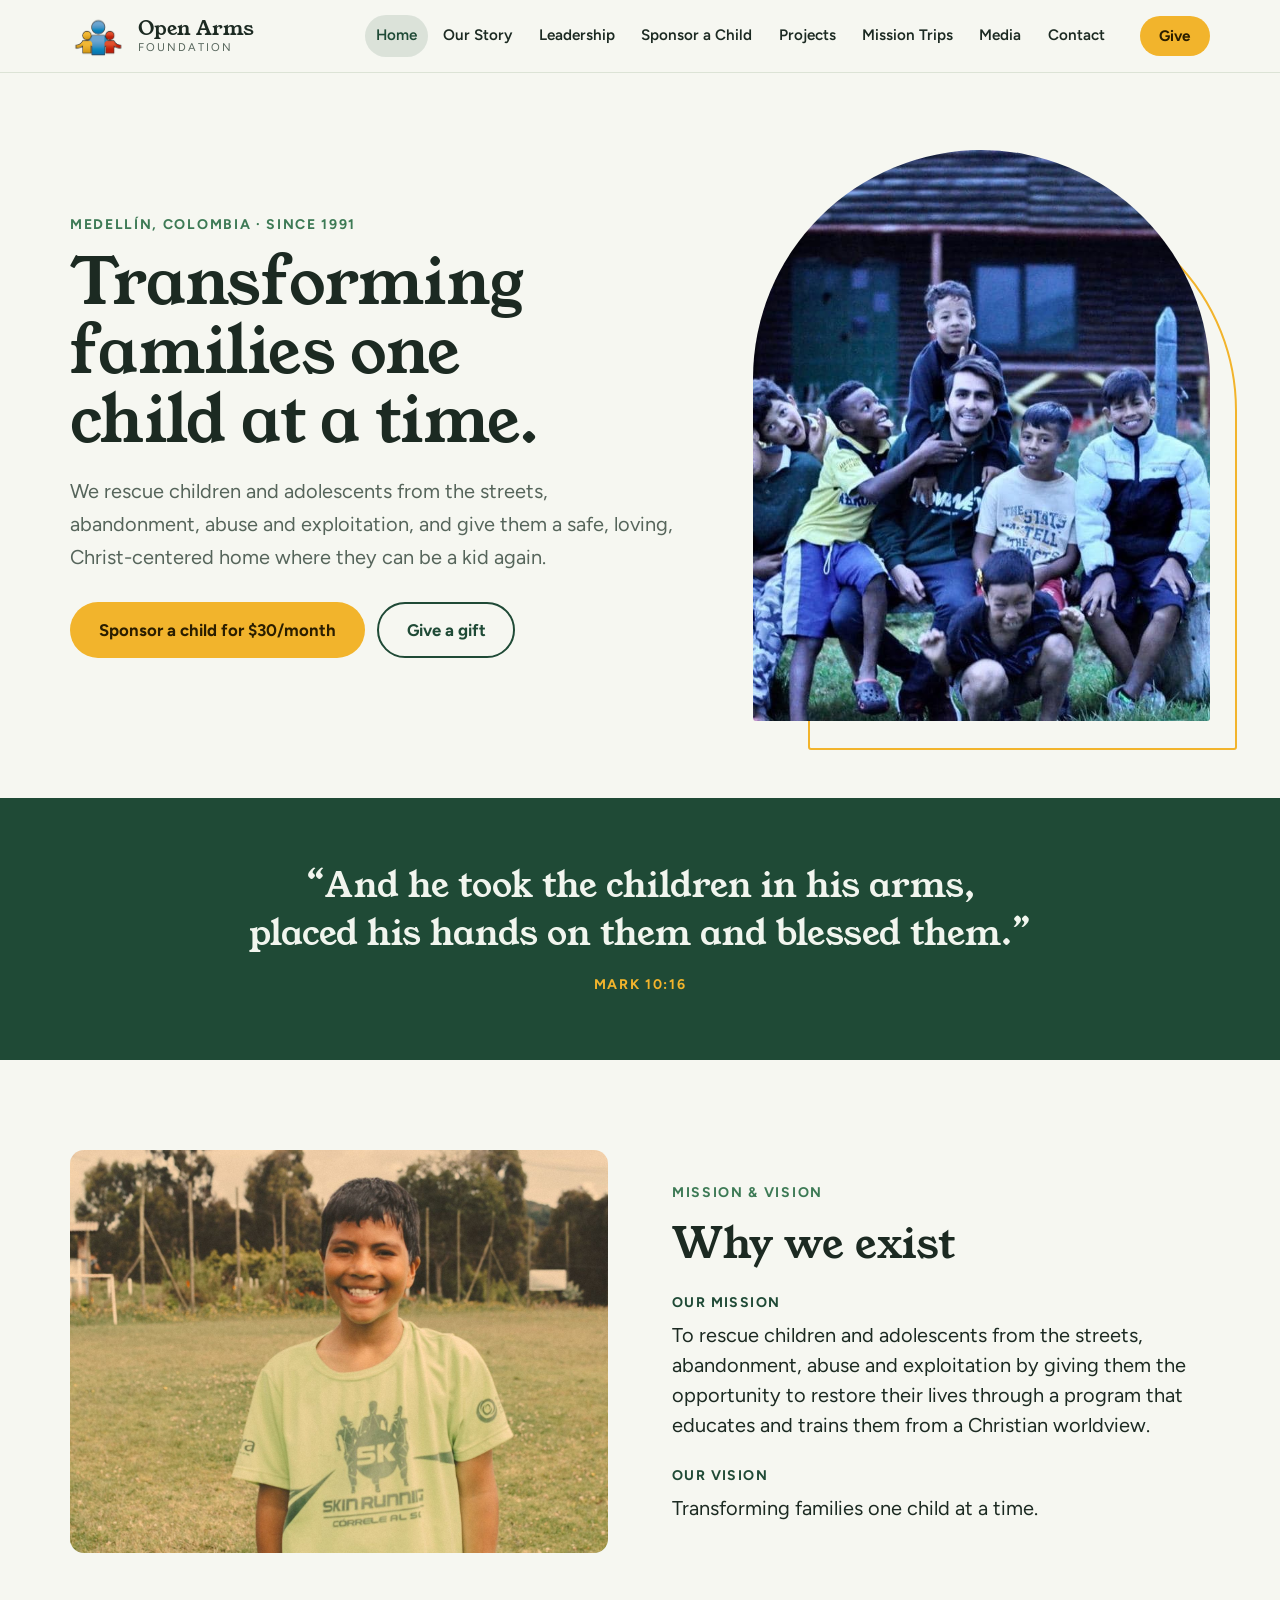
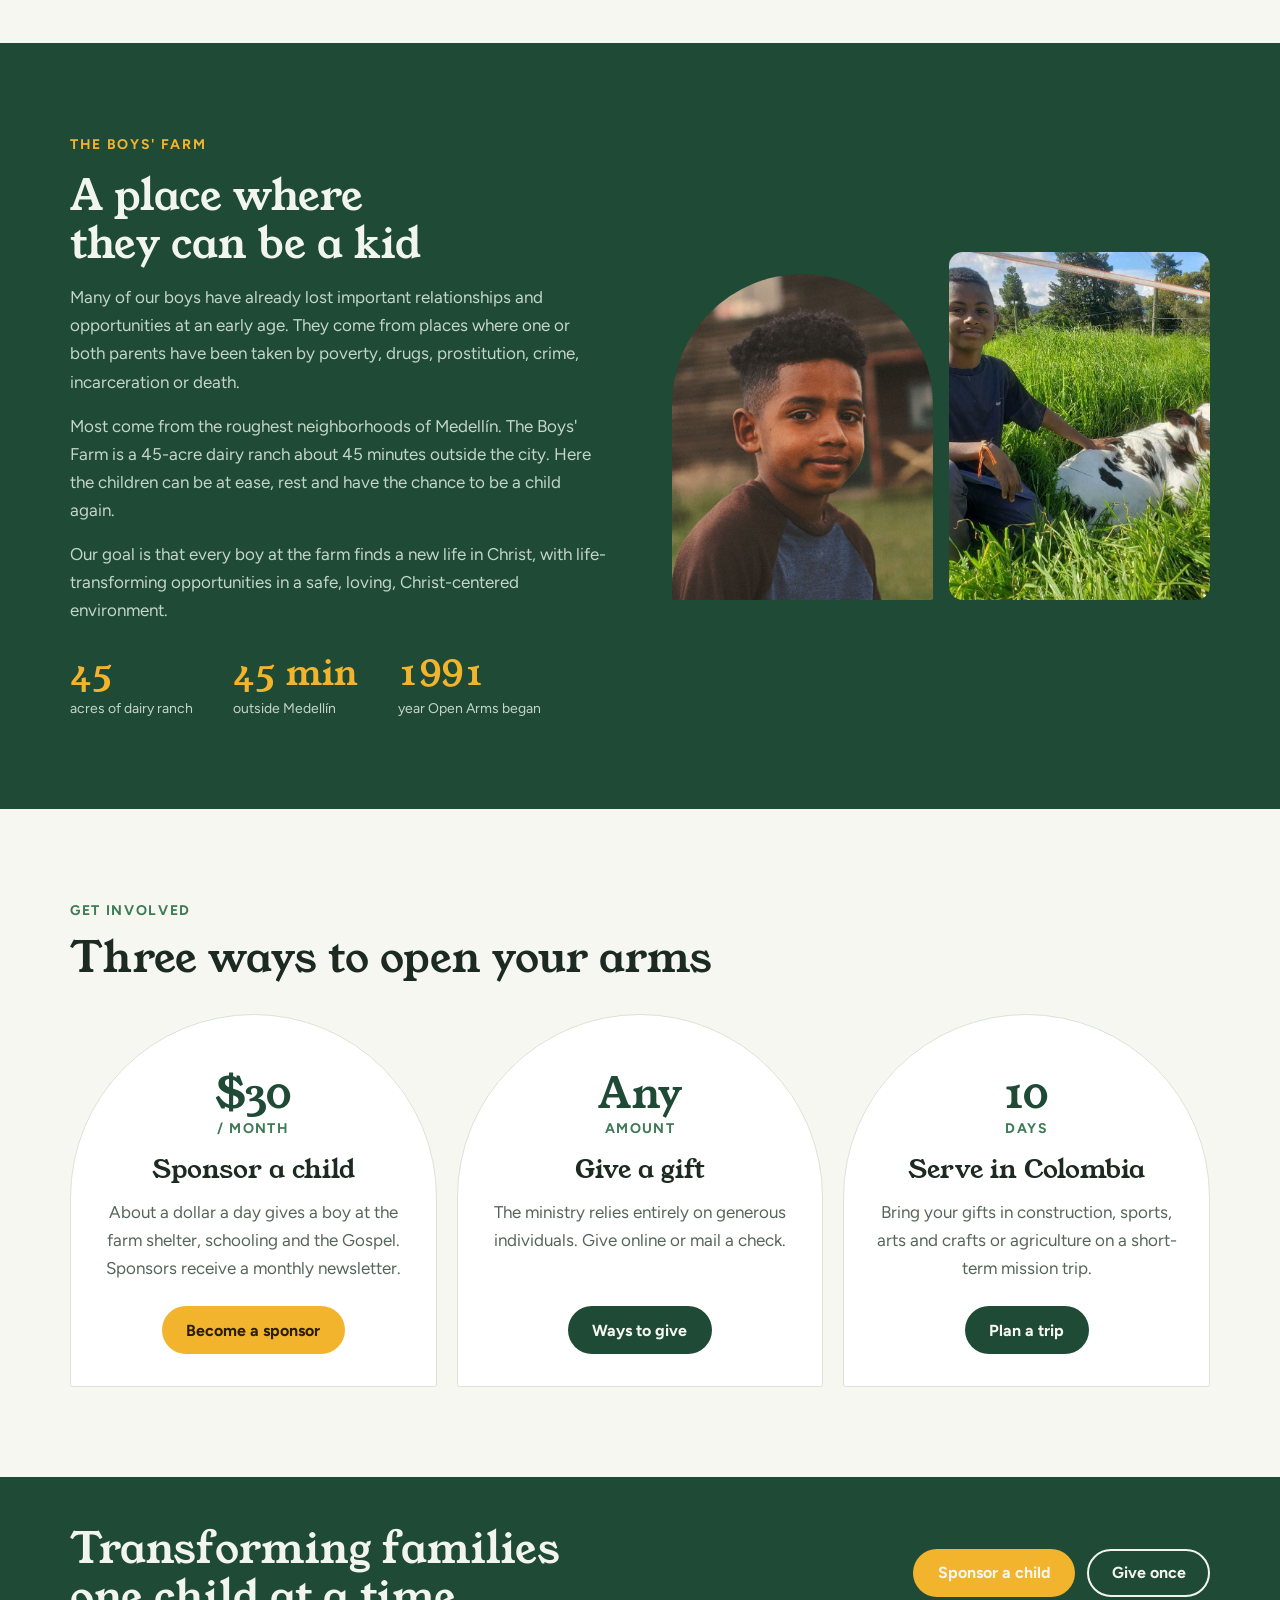
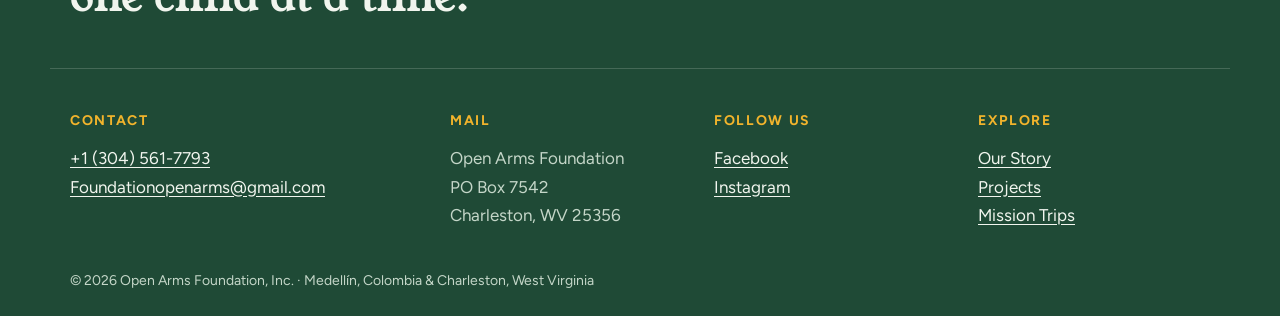
<file: open-arms-foundation/index.html>
<!doctype html>
<html lang="en">
<head>
<meta charset="utf-8">
<meta name="viewport" content="width=device-width, initial-scale=1, viewport-fit=cover">
<title>Open Arms Foundation | Rescuing children in Medellín, Colombia</title>
<meta name="description" content="Open Arms Foundation rescues children and adolescents from the streets of Medellín, Colombia, and gives them a new life at the Boys' Farm.">
<meta property="og:title" content="Open Arms Foundation | Rescuing children in Medellín, Colombia">
<meta property="og:description" content="Open Arms Foundation rescues children and adolescents from the streets of Medellín, Colombia, and gives them a new life at the Boys' Farm.">
<meta property="og:image" content="assets/images/5472091_1280x850.jpg">
<meta name="claude:viewport-fit-sides" content="cover">
<link rel="icon" href="assets/images/5472153_692x496.PNG">
<link rel="preconnect" href="https://fonts.googleapis.com">
<link rel="preconnect" href="https://fonts.gstatic.com" crossorigin>
<link rel="stylesheet" href="https://fonts.googleapis.com/css2?family=Figtree:wght@400;500;600;700&family=Young+Serif&display=swap">
<link rel="stylesheet" href="assets/site.css">
</head>
<body>
<a class="skip" href="#main">Skip to content</a>
<header class="site-header">
  <div class="wrap site-header__in">
    <a class="brand" href="index.html" aria-label="Open Arms Foundation home">
      <img src="assets/images/5472153_692x496.PNG" alt="" width="58" height="42">
      <span>Open Arms<small>Foundation</small></span>
    </a>
    <nav class="nav" id="site-nav" aria-label="Main">
      <ul><li><a href="index.html" aria-current="page">Home</a></li>
<li><a href="our-story.html">Our Story</a></li>
<li><a href="leadership.html">Leadership</a></li>
<li><a href="child-sponsorship.html">Sponsor a Child</a></li>
<li><a href="projects.html">Projects</a></li>
<li><a href="mission-trips.html">Mission Trips</a></li>
<li><a href="media.html">Media</a></li>
<li><a href="contact.html">Contact</a></li></ul>
    </nav>
    <div class="site-header__actions">
      <a class="btn btn--sun btn--sm" href="give.html">Give</a>
      <button class="nav-toggle" id="nav-toggle" type="button" aria-expanded="false" aria-controls="site-nav">
        <span class="sr">Menu</span><span class="bars" aria-hidden="true"></span>
      </button>
    </div>
  </div>
</header>
<main id="main">

<section class="hero">
  <div class="wrap hero__in">
    <div class="hero__text">
      <p class="eyebrow">Medell&iacute;n, Colombia &middot; Since 1991</p>
      <h1 class="display">Transforming families one child at a time.</h1>
      <p class="lede">We rescue children and adolescents from the streets, abandonment, abuse and exploitation, and give them a safe, loving, Christ-centered home where they can be a kid again.</p>
      <div class="btn-row">
        <a class="btn btn--sun btn--lg" href="child-sponsorship.html">Sponsor a child for $30/month</a>
        <a class="btn btn--line btn--lg" href="give.html">Give a gift</a>
      </div>
    </div>
    <div class="hero__media">
      <figure class="photo photo--arch"><div class="photo__frame" data-alt="Boys from the farm gathered outside a wooden cabin"><img src="assets/images/5472091_1280x850.jpg" alt="Boys from the farm gathered outside a wooden cabin" loading="eager" decoding="async"></div></figure>
    </div>
  </div>
</section>

<section class="verse"><div class="wrap">
  <blockquote><p>And he took the children in his arms, placed his hands on them and blessed them.</p><cite>Mark 10:16</cite></blockquote>
</div></section>

<section class="section split" aria-labelledby="mission-h">
  <div class="wrap split__in">
    <figure class="photo photo--soft"><div class="photo__frame" data-alt="A smiling boy on the farm&rsquo;s soccer field"><img src="assets/images/6273699_6016x4000.JPG" alt="A smiling boy on the farm&rsquo;s soccer field" loading="lazy" decoding="async"></div></figure>
    <div class="split__text">
      <p class="eyebrow">Mission &amp; vision</p>
      <h2 id="mission-h" class="h2">Why we exist</h2>
      <dl class="mv">
        <div><dt>Our mission</dt><dd>To rescue children and adolescents from the streets, abandonment, abuse and exploitation by giving them the opportunity to restore their lives through a program that educates and trains them from a Christian worldview.</dd></div>
        <div><dt>Our vision</dt><dd>Transforming families one child at a time.</dd></div>
      </dl>
    </div>
  </div>
</section>

<section class="section band" aria-labelledby="farm-h">
  <div class="wrap split__in split__in--rev">
    <div class="split__text">
      <p class="eyebrow">The Boys' Farm</p>
      <h2 id="farm-h" class="h2">A place where they can be a kid</h2>
      <p>Many of our boys have already lost important relationships and opportunities at an early age. They come from places where one or both parents have been taken by poverty, drugs, prostitution, crime, incarceration or death.</p>
      <p>Most come from the roughest neighborhoods of Medell&iacute;n. The Boys' Farm is a 45-acre dairy ranch about 45 minutes outside the city. Here the children can be at ease, rest and have the chance to be a child again.</p>
      <p>Our goal is that every boy at the farm finds a new life in Christ, with life-transforming opportunities in a safe, loving, Christ-centered environment.</p>
      <ul class="facts">
        <li><strong>45</strong><span>acres of dairy ranch</span></li>
        <li><strong>45 min</strong><span>outside Medell&iacute;n</span></li>
        <li><strong>1991</strong><span>year Open Arms began</span></li>
      </ul>
    </div>
    <div class="stack">
      <figure class="photo photo--arch"><div class="photo__frame" data-alt="Portrait of a boy at the farm"><img src="assets/images/6273721_6016x4000.JPG" alt="Portrait of a boy at the farm" loading="lazy" decoding="async"></div></figure>
      <figure class="photo photo--soft"><div class="photo__frame" data-alt="A boy sitting in tall grass beside a calf"><img src="assets/images/5527315_1280x960.jpg" alt="A boy sitting in tall grass beside a calf" loading="lazy" decoding="async"></div></figure>
    </div>
  </div>
</section>

<section class="section help" aria-labelledby="help-h">
  <div class="wrap">
    <p class="eyebrow">Get involved</p>
    <h2 id="help-h" class="h2">Three ways to open your arms</h2>
    <div class="help__grid">
      <article class="help__item">
        <p class="help__price"><span>$30</span> / month</p>
        <h3>Sponsor a child</h3>
        <p>About a dollar a day gives a boy at the farm shelter, schooling and the Gospel. Sponsors receive a monthly newsletter.</p>
        <a class="btn btn--sun" href="child-sponsorship.html">Become a sponsor</a>
      </article>
      <article class="help__item">
        <p class="help__price"><span>Any</span> amount</p>
        <h3>Give a gift</h3>
        <p>The ministry relies entirely on generous individuals. Give online or mail a check.</p>
        <a class="btn btn--forest" href="give.html">Ways to give</a>
      </article>
      <article class="help__item">
        <p class="help__price"><span>10</span> days</p>
        <h3>Serve in Colombia</h3>
        <p>Bring your gifts in construction, sports, arts and crafts or agriculture on a short-term mission trip.</p>
        <a class="btn btn--forest" href="mission-trips.html">Plan a trip</a>
      </article>
    </div>
  </div>
</section>

</main>
<footer class="site-footer">
  <div class="wrap site-footer__cta">
    <p class="site-footer__line">Transforming families one child at a time.</p>
    <div class="btn-row">
      <a class="btn btn--sun" href="child-sponsorship.html">Sponsor a child</a>
      <a class="btn btn--ghost-light" href="give.html">Give once</a>
    </div>
  </div>
  <div class="wrap site-footer__grid">
    <div>
      <h2 class="eyebrow">Contact</h2>
      <p><a href="tel:+13045617793">+1 (304) 561-7793</a><br>
      <a href="mailto:Foundationopenarms@gmail.com">Foundationopenarms@gmail.com</a></p>
    </div>
    <div>
      <h2 class="eyebrow">Mail</h2>
      <address>Open Arms Foundation<br>PO Box 7542<br>Charleston, WV 25356</address>
    </div>
    <div>
      <h2 class="eyebrow">Follow us</h2>
      <p><a href="https://www.facebook.com/openarmsfoundationincolombia" rel="noopener">Facebook</a><br><a href="https://www.instagram.com/foundationopenarms/" rel="noopener">Instagram</a></p>
    </div>
    <div>
      <h2 class="eyebrow">Explore</h2>
      <p><a href="our-story.html">Our Story</a><br><a href="projects.html">Projects</a><br><a href="mission-trips.html">Mission Trips</a></p>
    </div>
  </div>
  <div class="wrap site-footer__base">
    <p>&copy; <span id="year">2026</span> Open Arms Foundation, Inc. &middot; Medell&iacute;n, Colombia &amp; Charleston, West Virginia</p>
  </div>
</footer>
<script src="assets/site.js"></script>
</body>
</html>
</file>
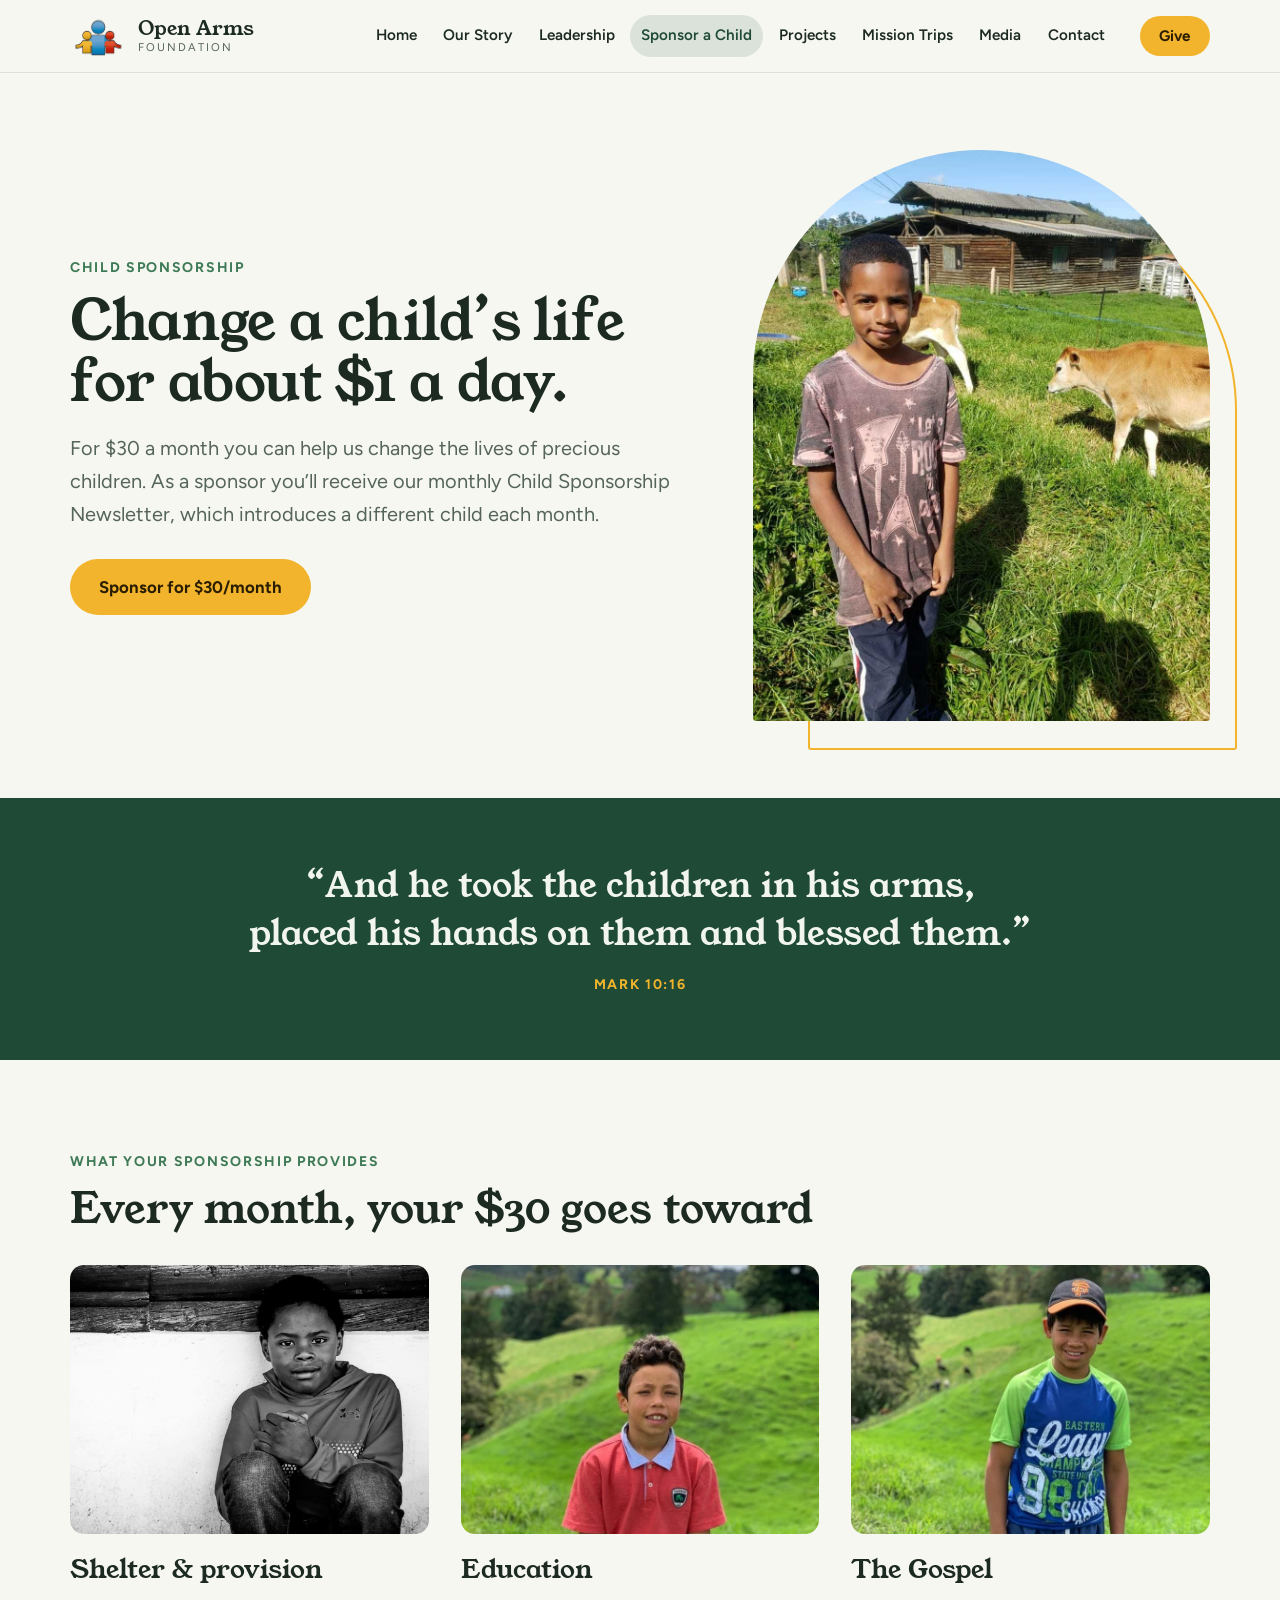
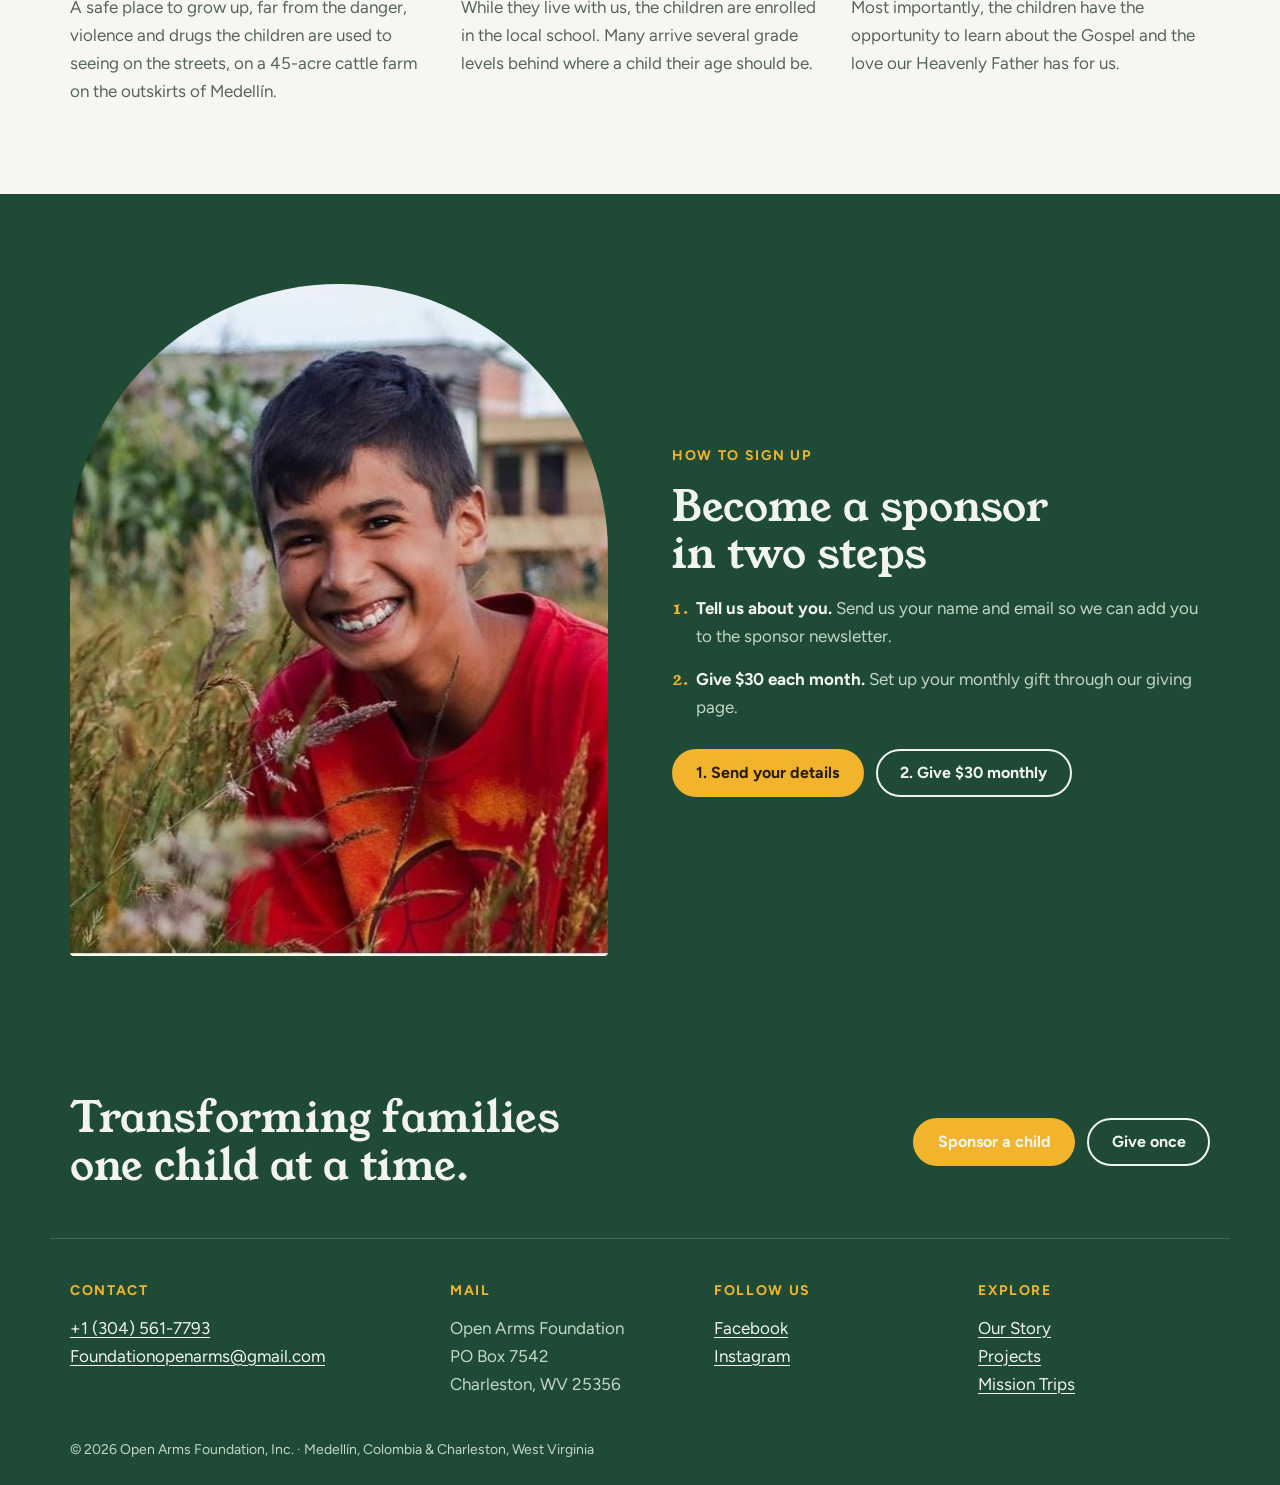
<file: open-arms-foundation/child-sponsorship.html>
<!doctype html>
<html lang="en">
<head>
<meta charset="utf-8">
<meta name="viewport" content="width=device-width, initial-scale=1, viewport-fit=cover">
<title>Sponsor a Child | Open Arms Foundation</title>
<meta name="description" content="For $30 a month, about a dollar a day, sponsor a child at the Open Arms Boys' Farm in Colombia.">
<meta property="og:title" content="Sponsor a Child | Open Arms Foundation">
<meta property="og:description" content="For $30 a month, about a dollar a day, sponsor a child at the Open Arms Boys' Farm in Colombia.">
<meta property="og:image" content="assets/images/5472091_1280x850.jpg">
<meta name="claude:viewport-fit-sides" content="cover">
<link rel="icon" href="assets/images/5472153_692x496.PNG">
<link rel="preconnect" href="https://fonts.googleapis.com">
<link rel="preconnect" href="https://fonts.gstatic.com" crossorigin>
<link rel="stylesheet" href="https://fonts.googleapis.com/css2?family=Figtree:wght@400;500;600;700&family=Young+Serif&display=swap">
<link rel="stylesheet" href="assets/site.css">
</head>
<body>
<a class="skip" href="#main">Skip to content</a>
<header class="site-header">
  <div class="wrap site-header__in">
    <a class="brand" href="index.html" aria-label="Open Arms Foundation home">
      <img src="assets/images/5472153_692x496.PNG" alt="" width="58" height="42">
      <span>Open Arms<small>Foundation</small></span>
    </a>
    <nav class="nav" id="site-nav" aria-label="Main">
      <ul><li><a href="index.html">Home</a></li>
<li><a href="our-story.html">Our Story</a></li>
<li><a href="leadership.html">Leadership</a></li>
<li><a href="child-sponsorship.html" aria-current="page">Sponsor a Child</a></li>
<li><a href="projects.html">Projects</a></li>
<li><a href="mission-trips.html">Mission Trips</a></li>
<li><a href="media.html">Media</a></li>
<li><a href="contact.html">Contact</a></li></ul>
    </nav>
    <div class="site-header__actions">
      <a class="btn btn--sun btn--sm" href="give.html">Give</a>
      <button class="nav-toggle" id="nav-toggle" type="button" aria-expanded="false" aria-controls="site-nav">
        <span class="sr">Menu</span><span class="bars" aria-hidden="true"></span>
      </button>
    </div>
  </div>
</header>
<main id="main">

<section class="hero hero--tight">
  <div class="wrap hero__in">
    <div class="hero__text">
      <p class="eyebrow">Child sponsorship</p>
      <h1 class="display">Change a child&rsquo;s life for about $1 a day.</h1>
      <p class="lede">For $30 a month you can help us change the lives of precious children. As a sponsor you&rsquo;ll receive our monthly Child Sponsorship Newsletter, which introduces a different child each month.</p>
      <div class="btn-row">
        <a class="btn btn--sun btn--lg" href="#sign-up">Sponsor for $30/month</a>
      </div>
    </div>
    <div class="hero__media"><figure class="photo photo--arch"><div class="photo__frame" data-alt="A boy standing in the pasture with cows behind him"><img src="assets/images/5522719_960x1280.jpg" alt="A boy standing in the pasture with cows behind him" loading="eager" decoding="async"></div></figure></div>
  </div>
</section>
<section class="verse"><div class="wrap">
  <blockquote><p>And he took the children in his arms, placed his hands on them and blessed them.</p><cite>Mark 10:16</cite></blockquote>
</div></section>
<section class="section"><div class="wrap">
  <p class="eyebrow">What your sponsorship provides</p>
  <h2 class="h2">Every month, your $30 goes toward</h2>
  <div class="provides">
    <article><figure class="photo photo--soft"><div class="photo__frame" data-alt="Black-and-white portrait of a boy"><img src="assets/images/5522749_1280x853.jpg" alt="Black-and-white portrait of a boy" loading="lazy" decoding="async"></div></figure>
      <h3 class="h3">Shelter &amp; provision</h3>
      <p>A safe place to grow up, far from the danger, violence and drugs the children are used to seeing on the streets, on a 45-acre cattle farm on the outskirts of Medell&iacute;n.</p></article>
    <article><figure class="photo photo--soft"><div class="photo__frame" data-alt="A boy in a red shirt on the green hills of the farm"><img src="assets/images/5522755_768x1024.jpg" alt="A boy in a red shirt on the green hills of the farm" loading="lazy" decoding="async"></div></figure>
      <h3 class="h3">Education</h3>
      <p>While they live with us, the children are enrolled in the local school. Many arrive several grade levels behind where a child their age should be.</p></article>
    <article><figure class="photo photo--soft"><div class="photo__frame" data-alt="A boy in a baseball cap on the farm&rsquo;s hillside"><img src="assets/images/5522775_768x1024.jpg" alt="A boy in a baseball cap on the farm&rsquo;s hillside" loading="lazy" decoding="async"></div></figure>
      <h3 class="h3">The Gospel</h3>
      <p>Most importantly, the children have the opportunity to learn about the Gospel and the love our Heavenly Father has for us.</p></article>
  </div>
</div></section>
<section class="section band" id="sign-up" aria-labelledby="signup-h"><div class="wrap split__in">
  <figure class="photo photo--arch"><div class="photo__frame" data-alt="A boy smiling in a field of tall grass"><img src="assets/images/5630166_720x712.jpg" alt="A boy smiling in a field of tall grass" loading="lazy" decoding="async"></div></figure>
  <div class="split__text">
    <p class="eyebrow">How to sign up</p>
    <h2 id="signup-h" class="h2">Become a sponsor in two steps</h2>
    <ol class="steps">
      <li><strong>Tell us about you.</strong> Send us your name and email so we can add you to the sponsor newsletter.</li>
      <li><strong>Give $30 each month.</strong> Set up your monthly gift through our giving page.</li>
    </ol>
    <div class="btn-row">
      <a class="btn btn--sun" href="contact.html?topic=sponsorship">1. Send your details</a>
      <a class="btn btn--ghost-light" href="give.html">2. Give $30 monthly</a>
    </div>
  </div>
</div></section>

</main>
<footer class="site-footer">
  <div class="wrap site-footer__cta">
    <p class="site-footer__line">Transforming families one child at a time.</p>
    <div class="btn-row">
      <a class="btn btn--sun" href="child-sponsorship.html">Sponsor a child</a>
      <a class="btn btn--ghost-light" href="give.html">Give once</a>
    </div>
  </div>
  <div class="wrap site-footer__grid">
    <div>
      <h2 class="eyebrow">Contact</h2>
      <p><a href="tel:+13045617793">+1 (304) 561-7793</a><br>
      <a href="mailto:Foundationopenarms@gmail.com">Foundationopenarms@gmail.com</a></p>
    </div>
    <div>
      <h2 class="eyebrow">Mail</h2>
      <address>Open Arms Foundation<br>PO Box 7542<br>Charleston, WV 25356</address>
    </div>
    <div>
      <h2 class="eyebrow">Follow us</h2>
      <p><a href="https://www.facebook.com/openarmsfoundationincolombia" rel="noopener">Facebook</a><br><a href="https://www.instagram.com/foundationopenarms/" rel="noopener">Instagram</a></p>
    </div>
    <div>
      <h2 class="eyebrow">Explore</h2>
      <p><a href="our-story.html">Our Story</a><br><a href="projects.html">Projects</a><br><a href="mission-trips.html">Mission Trips</a></p>
    </div>
  </div>
  <div class="wrap site-footer__base">
    <p>&copy; <span id="year">2026</span> Open Arms Foundation, Inc. &middot; Medell&iacute;n, Colombia &amp; Charleston, West Virginia</p>
  </div>
</footer>
<script src="assets/site.js"></script>
</body>
</html>
</file>
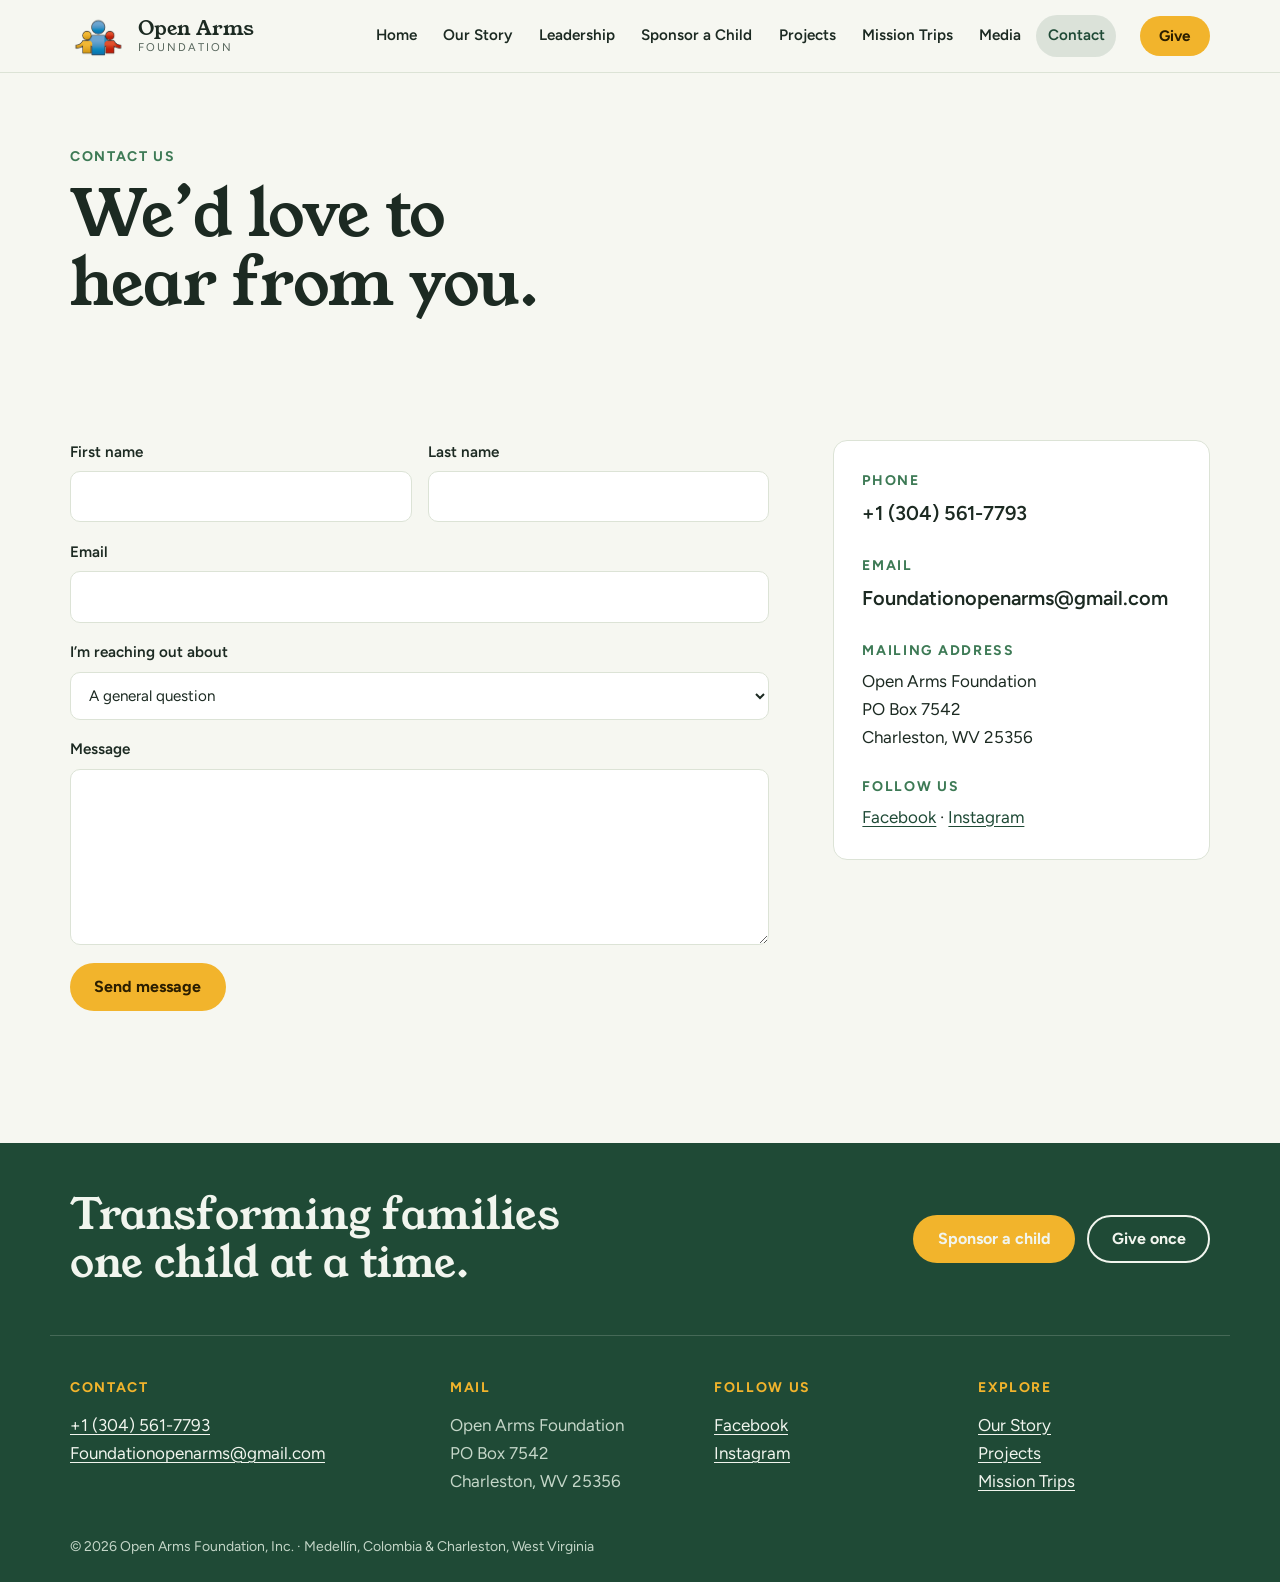
<file: open-arms-foundation/contact.html>
<!doctype html>
<html lang="en">
<head>
<meta charset="utf-8">
<meta name="viewport" content="width=device-width, initial-scale=1, viewport-fit=cover">
<title>Contact | Open Arms Foundation</title>
<meta name="description" content="Get in touch with Open Arms Foundation about sponsorship, giving or a short-term mission trip.">
<meta property="og:title" content="Contact | Open Arms Foundation">
<meta property="og:description" content="Get in touch with Open Arms Foundation about sponsorship, giving or a short-term mission trip.">
<meta property="og:image" content="assets/images/5472091_1280x850.jpg">
<meta name="claude:viewport-fit-sides" content="cover">
<link rel="icon" href="assets/images/5472153_692x496.PNG">
<link rel="preconnect" href="https://fonts.googleapis.com">
<link rel="preconnect" href="https://fonts.gstatic.com" crossorigin>
<link rel="stylesheet" href="https://fonts.googleapis.com/css2?family=Figtree:wght@400;500;600;700&family=Young+Serif&display=swap">
<link rel="stylesheet" href="assets/site.css">
</head>
<body>
<a class="skip" href="#main">Skip to content</a>
<header class="site-header">
  <div class="wrap site-header__in">
    <a class="brand" href="index.html" aria-label="Open Arms Foundation home">
      <img src="assets/images/5472153_692x496.PNG" alt="" width="58" height="42">
      <span>Open Arms<small>Foundation</small></span>
    </a>
    <nav class="nav" id="site-nav" aria-label="Main">
      <ul><li><a href="index.html">Home</a></li>
<li><a href="our-story.html">Our Story</a></li>
<li><a href="leadership.html">Leadership</a></li>
<li><a href="child-sponsorship.html">Sponsor a Child</a></li>
<li><a href="projects.html">Projects</a></li>
<li><a href="mission-trips.html">Mission Trips</a></li>
<li><a href="media.html">Media</a></li>
<li><a href="contact.html" aria-current="page">Contact</a></li></ul>
    </nav>
    <div class="site-header__actions">
      <a class="btn btn--sun btn--sm" href="give.html">Give</a>
      <button class="nav-toggle" id="nav-toggle" type="button" aria-expanded="false" aria-controls="site-nav">
        <span class="sr">Menu</span><span class="bars" aria-hidden="true"></span>
      </button>
    </div>
  </div>
</header>
<main id="main">

<section class="page-head"><div class="wrap">
  <p class="eyebrow">Contact us</p>
  <h1 class="display">We&rsquo;d love to hear from you.</h1>
</div></section>
<section class="section"><div class="wrap contact">
  <form class="form" id="contact-form" novalidate>
    <div class="form__row">
      <label for="f-first">First name<input id="f-first" name="first" autocomplete="given-name" required></label>
      <label for="f-last">Last name<input id="f-last" name="last" autocomplete="family-name" required></label>
    </div>
    <label for="f-email">Email<input id="f-email" name="email" type="email" autocomplete="email" required></label>
    <label for="f-topic">I&rsquo;m reaching out about
      <select id="f-topic" name="topic">
        <option value="general">A general question</option>
        <option value="sponsorship">Sponsoring a child</option>
        <option value="giving">Giving</option>
        <option value="mission-trip">A short-term mission trip</option>
        <option value="projects">Current projects</option>
      </select>
    </label>
    <label for="f-msg">Message<textarea id="f-msg" name="message" rows="6" required></textarea></label>
    <button class="btn btn--sun" type="submit">Send message</button>
    <p class="form__status" id="form-status" role="status"></p>
  </form>
  <aside class="contact__info">
    <div><h2 class="eyebrow">Phone</h2><p class="big">+1 (304) 561-7793</p></div>
    <div><h2 class="eyebrow">Email</h2><p class="big">Foundationopenarms@gmail.com</p></div>
    <div><h2 class="eyebrow">Mailing address</h2><address>Open Arms Foundation<br>PO Box 7542<br>Charleston, WV 25356</address></div>
    <div><h2 class="eyebrow">Follow us</h2><p><a href="https://www.facebook.com/openarmsfoundationincolombia" rel="noopener">Facebook</a> &middot; <a href="https://www.instagram.com/foundationopenarms/" rel="noopener">Instagram</a></p></div>
  </aside>
</div></section>

</main>
<footer class="site-footer">
  <div class="wrap site-footer__cta">
    <p class="site-footer__line">Transforming families one child at a time.</p>
    <div class="btn-row">
      <a class="btn btn--sun" href="child-sponsorship.html">Sponsor a child</a>
      <a class="btn btn--ghost-light" href="give.html">Give once</a>
    </div>
  </div>
  <div class="wrap site-footer__grid">
    <div>
      <h2 class="eyebrow">Contact</h2>
      <p><a href="tel:+13045617793">+1 (304) 561-7793</a><br>
      <a href="mailto:Foundationopenarms@gmail.com">Foundationopenarms@gmail.com</a></p>
    </div>
    <div>
      <h2 class="eyebrow">Mail</h2>
      <address>Open Arms Foundation<br>PO Box 7542<br>Charleston, WV 25356</address>
    </div>
    <div>
      <h2 class="eyebrow">Follow us</h2>
      <p><a href="https://www.facebook.com/openarmsfoundationincolombia" rel="noopener">Facebook</a><br><a href="https://www.instagram.com/foundationopenarms/" rel="noopener">Instagram</a></p>
    </div>
    <div>
      <h2 class="eyebrow">Explore</h2>
      <p><a href="our-story.html">Our Story</a><br><a href="projects.html">Projects</a><br><a href="mission-trips.html">Mission Trips</a></p>
    </div>
  </div>
  <div class="wrap site-footer__base">
    <p>&copy; <span id="year">2026</span> Open Arms Foundation, Inc. &middot; Medell&iacute;n, Colombia &amp; Charleston, West Virginia</p>
  </div>
</footer>
<script src="assets/site.js"></script>
</body>
</html>
</file>
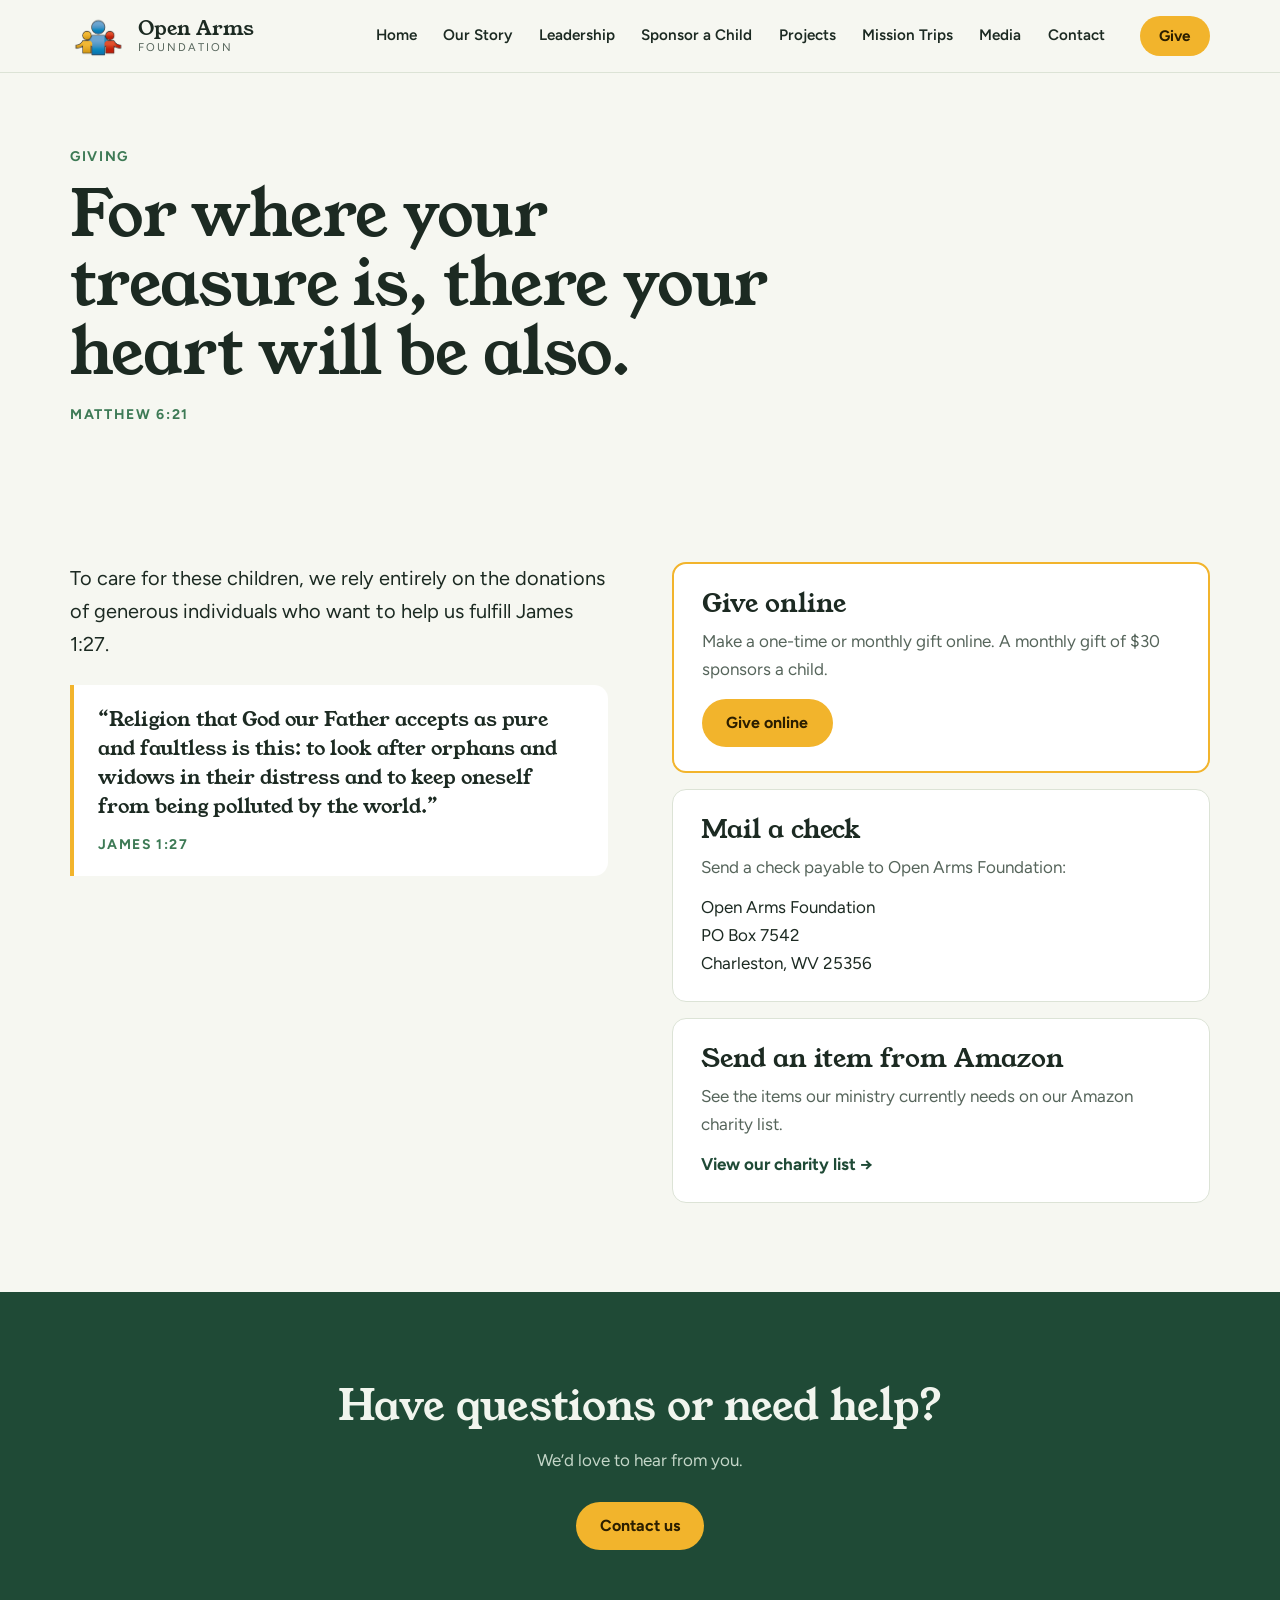
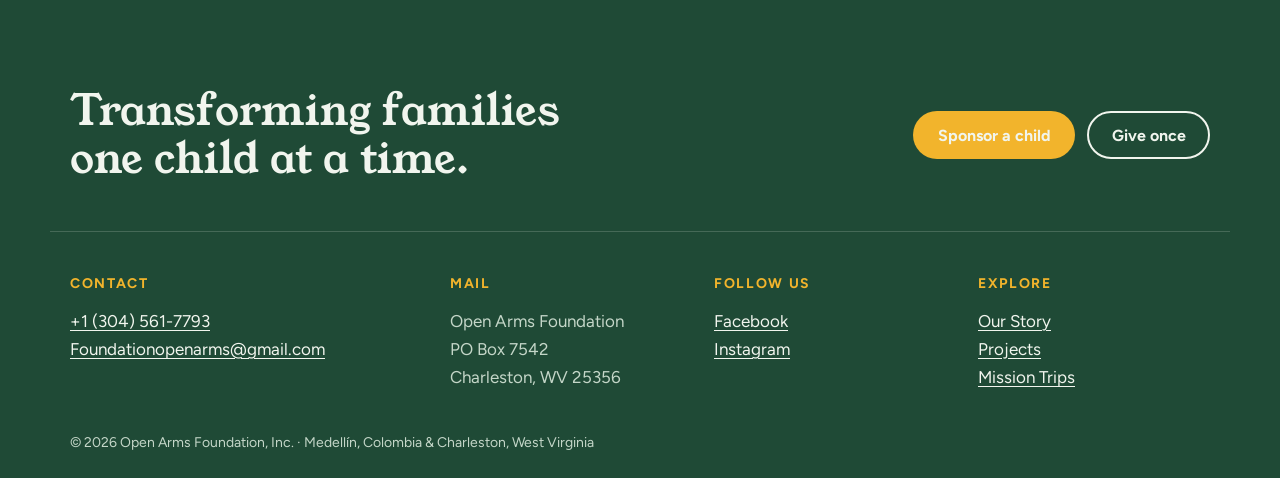
<file: open-arms-foundation/give.html>
<!doctype html>
<html lang="en">
<head>
<meta charset="utf-8">
<meta name="viewport" content="width=device-width, initial-scale=1, viewport-fit=cover">
<title>Give | Open Arms Foundation</title>
<meta name="description" content="Ways to give to Open Arms Foundation: online, by mail or through our Amazon charity list.">
<meta property="og:title" content="Give | Open Arms Foundation">
<meta property="og:description" content="Ways to give to Open Arms Foundation: online, by mail or through our Amazon charity list.">
<meta property="og:image" content="assets/images/5472091_1280x850.jpg">
<meta name="claude:viewport-fit-sides" content="cover">
<link rel="icon" href="assets/images/5472153_692x496.PNG">
<link rel="preconnect" href="https://fonts.googleapis.com">
<link rel="preconnect" href="https://fonts.gstatic.com" crossorigin>
<link rel="stylesheet" href="https://fonts.googleapis.com/css2?family=Figtree:wght@400;500;600;700&family=Young+Serif&display=swap">
<link rel="stylesheet" href="assets/site.css">
</head>
<body>
<a class="skip" href="#main">Skip to content</a>
<header class="site-header">
  <div class="wrap site-header__in">
    <a class="brand" href="index.html" aria-label="Open Arms Foundation home">
      <img src="assets/images/5472153_692x496.PNG" alt="" width="58" height="42">
      <span>Open Arms<small>Foundation</small></span>
    </a>
    <nav class="nav" id="site-nav" aria-label="Main">
      <ul><li><a href="index.html">Home</a></li>
<li><a href="our-story.html">Our Story</a></li>
<li><a href="leadership.html">Leadership</a></li>
<li><a href="child-sponsorship.html">Sponsor a Child</a></li>
<li><a href="projects.html">Projects</a></li>
<li><a href="mission-trips.html">Mission Trips</a></li>
<li><a href="media.html">Media</a></li>
<li><a href="contact.html">Contact</a></li></ul>
    </nav>
    <div class="site-header__actions">
      <a class="btn btn--sun btn--sm" href="give.html">Give</a>
      <button class="nav-toggle" id="nav-toggle" type="button" aria-expanded="false" aria-controls="site-nav">
        <span class="sr">Menu</span><span class="bars" aria-hidden="true"></span>
      </button>
    </div>
  </div>
</header>
<main id="main">

<section class="page-head"><div class="wrap">
  <p class="eyebrow">Giving</p>
  <h1 class="display">For where your treasure is, there your heart will be also.</h1>
  <p class="cite-line">Matthew 6:21</p>
</div></section>
<section class="section"><div class="wrap give">
  <div class="prose">
    <p class="lede">To care for these children, we rely entirely on the donations of generous individuals who want to help us fulfill James 1:27.</p>
    <blockquote class="inline-verse"><p>&ldquo;Religion that God our Father accepts as pure and faultless is this: to look after orphans and widows in their distress and to keep oneself from being polluted by the world.&rdquo;</p><cite>James 1:27</cite></blockquote>
  </div>
  <div class="give__ways">
    <article class="way way--primary">
      <h2 class="h3">Give online</h2>
      <p>Make a one-time or monthly gift online. A monthly gift of $30 sponsors a child.</p>
      <!-- TODO: replace with the foundation's own giving link (e.g. its SnapPages/Stripe/PayPal giving form) -->
      <a class="btn btn--sun" href="https://www.openarmsfoundation.com/give" rel="noopener">Give online</a>
    </article>
    <article class="way">
      <h2 class="h3">Mail a check</h2>
      <p>Send a check payable to Open Arms Foundation:</p>
      <address>Open Arms Foundation<br>PO Box 7542<br>Charleston, WV 25356</address>
    </article>
    <article class="way">
      <h2 class="h3">Send an item from Amazon</h2>
      <p>See the items our ministry currently needs on our Amazon charity list.</p>
      <a class="link-arrow" href="https://www.amazon.com/hz/charitylist/ls/1DG2JDAIJCFE" rel="noopener">View our charity list</a>
    </article>
  </div>
</div></section>
<section class="section band"><div class="wrap center-block">
  <h2 class="h2">Have questions or need help?</h2>
  <p>We&rsquo;d love to hear from you.</p>
  <div class="btn-row btn-row--center"><a class="btn btn--sun" href="contact.html?topic=giving">Contact us</a></div>
</div></section>

</main>
<footer class="site-footer">
  <div class="wrap site-footer__cta">
    <p class="site-footer__line">Transforming families one child at a time.</p>
    <div class="btn-row">
      <a class="btn btn--sun" href="child-sponsorship.html">Sponsor a child</a>
      <a class="btn btn--ghost-light" href="give.html">Give once</a>
    </div>
  </div>
  <div class="wrap site-footer__grid">
    <div>
      <h2 class="eyebrow">Contact</h2>
      <p><a href="tel:+13045617793">+1 (304) 561-7793</a><br>
      <a href="mailto:Foundationopenarms@gmail.com">Foundationopenarms@gmail.com</a></p>
    </div>
    <div>
      <h2 class="eyebrow">Mail</h2>
      <address>Open Arms Foundation<br>PO Box 7542<br>Charleston, WV 25356</address>
    </div>
    <div>
      <h2 class="eyebrow">Follow us</h2>
      <p><a href="https://www.facebook.com/openarmsfoundationincolombia" rel="noopener">Facebook</a><br><a href="https://www.instagram.com/foundationopenarms/" rel="noopener">Instagram</a></p>
    </div>
    <div>
      <h2 class="eyebrow">Explore</h2>
      <p><a href="our-story.html">Our Story</a><br><a href="projects.html">Projects</a><br><a href="mission-trips.html">Mission Trips</a></p>
    </div>
  </div>
  <div class="wrap site-footer__base">
    <p>&copy; <span id="year">2026</span> Open Arms Foundation, Inc. &middot; Medell&iacute;n, Colombia &amp; Charleston, West Virginia</p>
  </div>
</footer>
<script src="assets/site.js"></script>
</body>
</html>
</file>
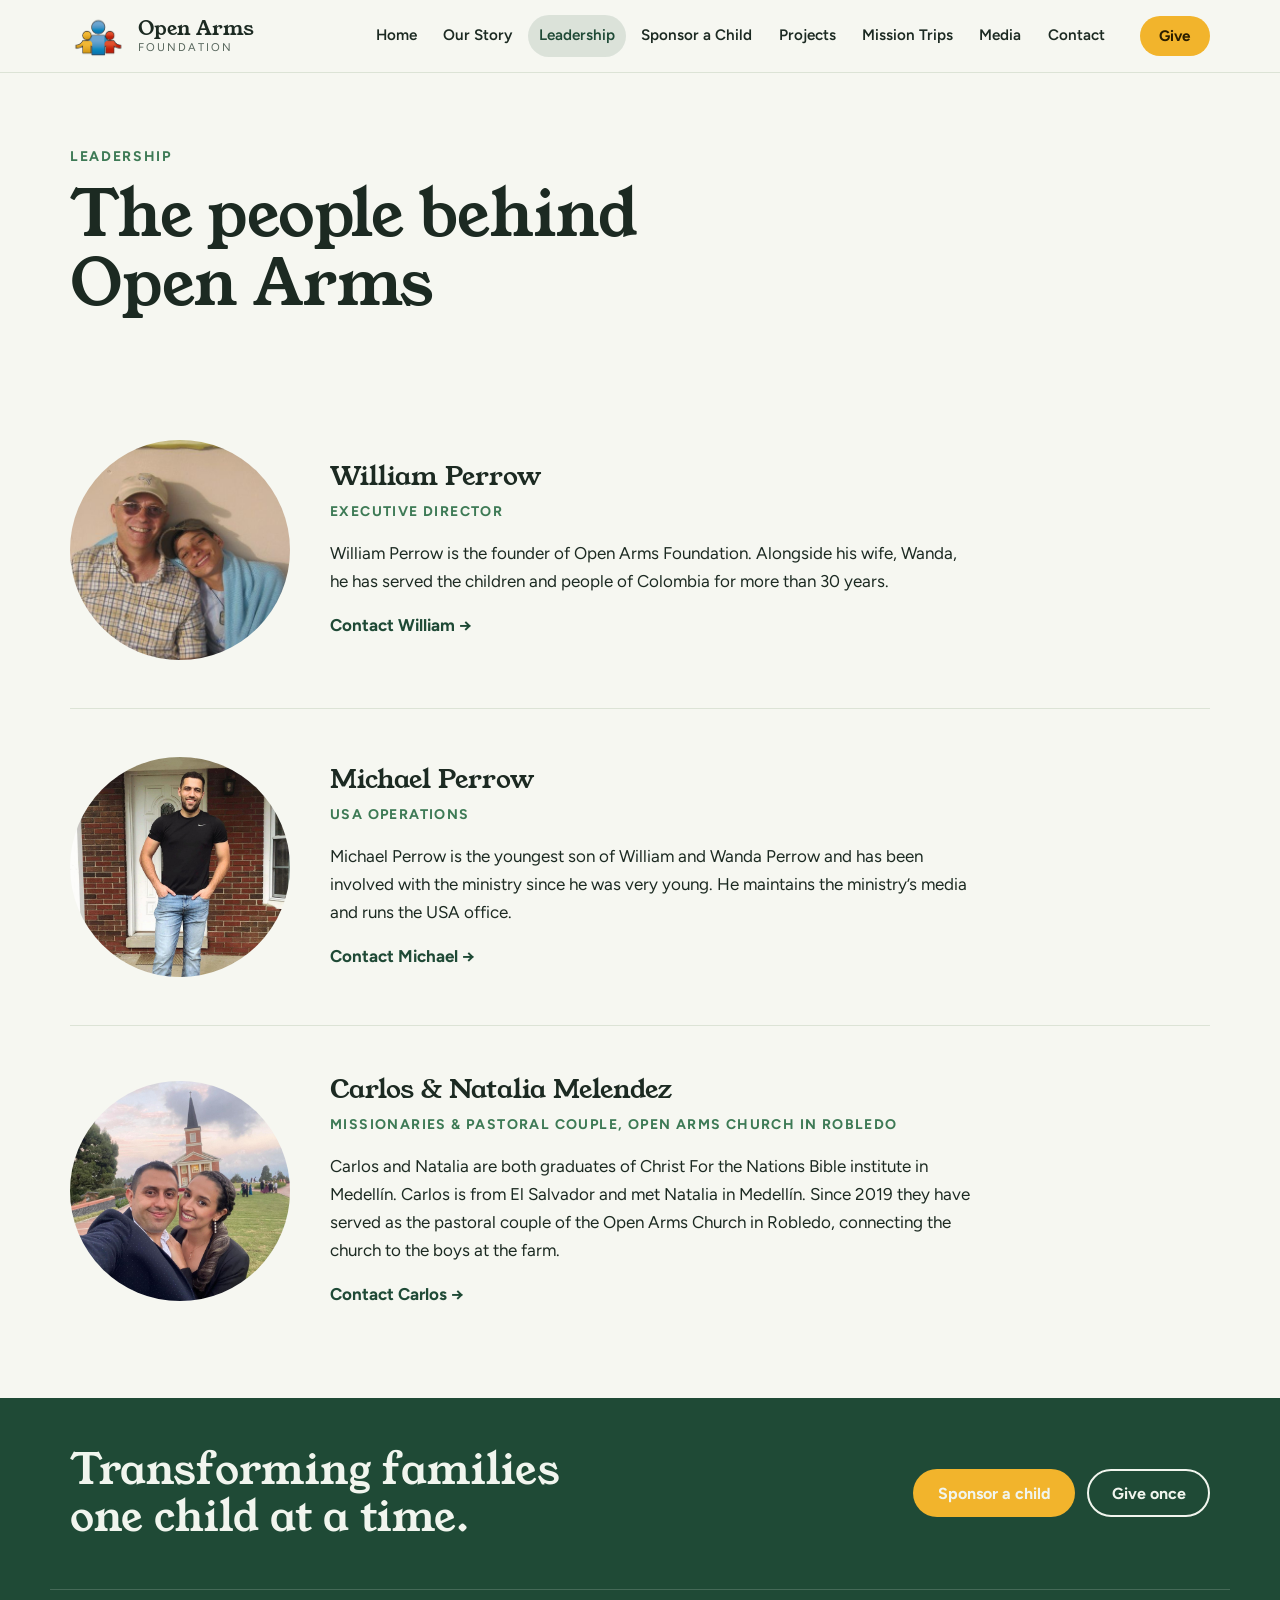
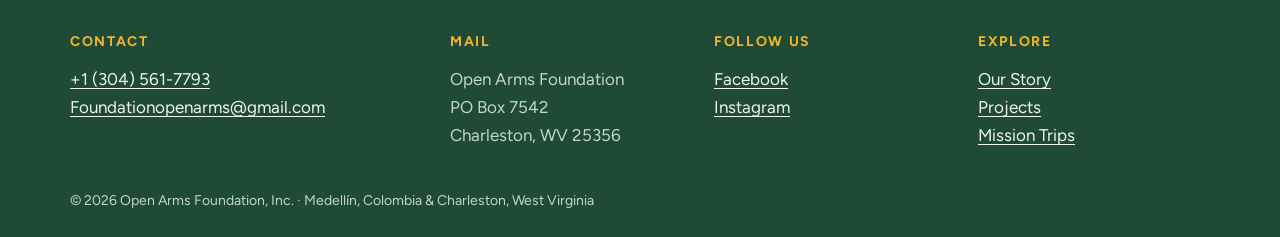
<file: open-arms-foundation/leadership.html>
<!doctype html>
<html lang="en">
<head>
<meta charset="utf-8">
<meta name="viewport" content="width=device-width, initial-scale=1, viewport-fit=cover">
<title>Leadership | Open Arms Foundation</title>
<meta name="description" content="Meet the people who lead Open Arms Foundation in Colombia and the USA.">
<meta property="og:title" content="Leadership | Open Arms Foundation">
<meta property="og:description" content="Meet the people who lead Open Arms Foundation in Colombia and the USA.">
<meta property="og:image" content="assets/images/5472091_1280x850.jpg">
<meta name="claude:viewport-fit-sides" content="cover">
<link rel="icon" href="assets/images/5472153_692x496.PNG">
<link rel="preconnect" href="https://fonts.googleapis.com">
<link rel="preconnect" href="https://fonts.gstatic.com" crossorigin>
<link rel="stylesheet" href="https://fonts.googleapis.com/css2?family=Figtree:wght@400;500;600;700&family=Young+Serif&display=swap">
<link rel="stylesheet" href="assets/site.css">
</head>
<body>
<a class="skip" href="#main">Skip to content</a>
<header class="site-header">
  <div class="wrap site-header__in">
    <a class="brand" href="index.html" aria-label="Open Arms Foundation home">
      <img src="assets/images/5472153_692x496.PNG" alt="" width="58" height="42">
      <span>Open Arms<small>Foundation</small></span>
    </a>
    <nav class="nav" id="site-nav" aria-label="Main">
      <ul><li><a href="index.html">Home</a></li>
<li><a href="our-story.html">Our Story</a></li>
<li><a href="leadership.html" aria-current="page">Leadership</a></li>
<li><a href="child-sponsorship.html">Sponsor a Child</a></li>
<li><a href="projects.html">Projects</a></li>
<li><a href="mission-trips.html">Mission Trips</a></li>
<li><a href="media.html">Media</a></li>
<li><a href="contact.html">Contact</a></li></ul>
    </nav>
    <div class="site-header__actions">
      <a class="btn btn--sun btn--sm" href="give.html">Give</a>
      <button class="nav-toggle" id="nav-toggle" type="button" aria-expanded="false" aria-controls="site-nav">
        <span class="sr">Menu</span><span class="bars" aria-hidden="true"></span>
      </button>
    </div>
  </div>
</header>
<main id="main">

<section class="page-head"><div class="wrap">
  <p class="eyebrow">Leadership</p>
  <h1 class="display">The people behind Open Arms</h1>
</div></section>
<section class="section"><div class="wrap leaders">
<article class="leader">
  <figure class="photo photo--circle"><div class="photo__frame" data-alt="William Perrow with one of the boys"><img src="assets/images/5630383_604x453.jpg" alt="William Perrow with one of the boys" loading="lazy" decoding="async"></div></figure>
  <div>
    <h2 class="h3">William Perrow</h2>
    <p class="leader__role">Executive Director</p>
    <p>William Perrow is the founder of Open Arms Foundation. Alongside his wife, Wanda, he has served the children and people of Colombia for more than 30 years.</p>
    <a class="link-arrow" href="contact.html">Contact William</a>
  </div>
</article>
<article class="leader">
  <figure class="photo photo--circle"><div class="photo__frame" data-alt="Michael Perrow"><img src="assets/images/5630388_2041x2048.jpg" alt="Michael Perrow" loading="lazy" decoding="async"></div></figure>
  <div>
    <h2 class="h3">Michael Perrow</h2>
    <p class="leader__role">USA Operations</p>
    <p>Michael Perrow is the youngest son of William and Wanda Perrow and has been involved with the ministry since he was very young. He maintains the ministry&rsquo;s media and runs the USA office.</p>
    <a class="link-arrow" href="contact.html">Contact Michael</a>
  </div>
</article>
<article class="leader">
  <figure class="photo photo--circle"><div class="photo__frame" data-alt="Carlos and Natalia Melendez"><img src="assets/images/5630403_2048x2048.jpg" alt="Carlos and Natalia Melendez" loading="lazy" decoding="async"></div></figure>
  <div>
    <h2 class="h3">Carlos &amp; Natalia Melendez</h2>
    <p class="leader__role">Missionaries &amp; pastoral couple, Open Arms Church in Robledo</p>
    <p>Carlos and Natalia are both graduates of Christ For the Nations Bible institute in Medell&iacute;n. Carlos is from El Salvador and met Natalia in Medell&iacute;n. Since 2019 they have served as the pastoral couple of the Open Arms Church in Robledo, connecting the church to the boys at the farm.</p>
    <a class="link-arrow" href="contact.html">Contact Carlos</a>
  </div>
</article>
</div></section>

</main>
<footer class="site-footer">
  <div class="wrap site-footer__cta">
    <p class="site-footer__line">Transforming families one child at a time.</p>
    <div class="btn-row">
      <a class="btn btn--sun" href="child-sponsorship.html">Sponsor a child</a>
      <a class="btn btn--ghost-light" href="give.html">Give once</a>
    </div>
  </div>
  <div class="wrap site-footer__grid">
    <div>
      <h2 class="eyebrow">Contact</h2>
      <p><a href="tel:+13045617793">+1 (304) 561-7793</a><br>
      <a href="mailto:Foundationopenarms@gmail.com">Foundationopenarms@gmail.com</a></p>
    </div>
    <div>
      <h2 class="eyebrow">Mail</h2>
      <address>Open Arms Foundation<br>PO Box 7542<br>Charleston, WV 25356</address>
    </div>
    <div>
      <h2 class="eyebrow">Follow us</h2>
      <p><a href="https://www.facebook.com/openarmsfoundationincolombia" rel="noopener">Facebook</a><br><a href="https://www.instagram.com/foundationopenarms/" rel="noopener">Instagram</a></p>
    </div>
    <div>
      <h2 class="eyebrow">Explore</h2>
      <p><a href="our-story.html">Our Story</a><br><a href="projects.html">Projects</a><br><a href="mission-trips.html">Mission Trips</a></p>
    </div>
  </div>
  <div class="wrap site-footer__base">
    <p>&copy; <span id="year">2026</span> Open Arms Foundation, Inc. &middot; Medell&iacute;n, Colombia &amp; Charleston, West Virginia</p>
  </div>
</footer>
<script src="assets/site.js"></script>
</body>
</html>
</file>
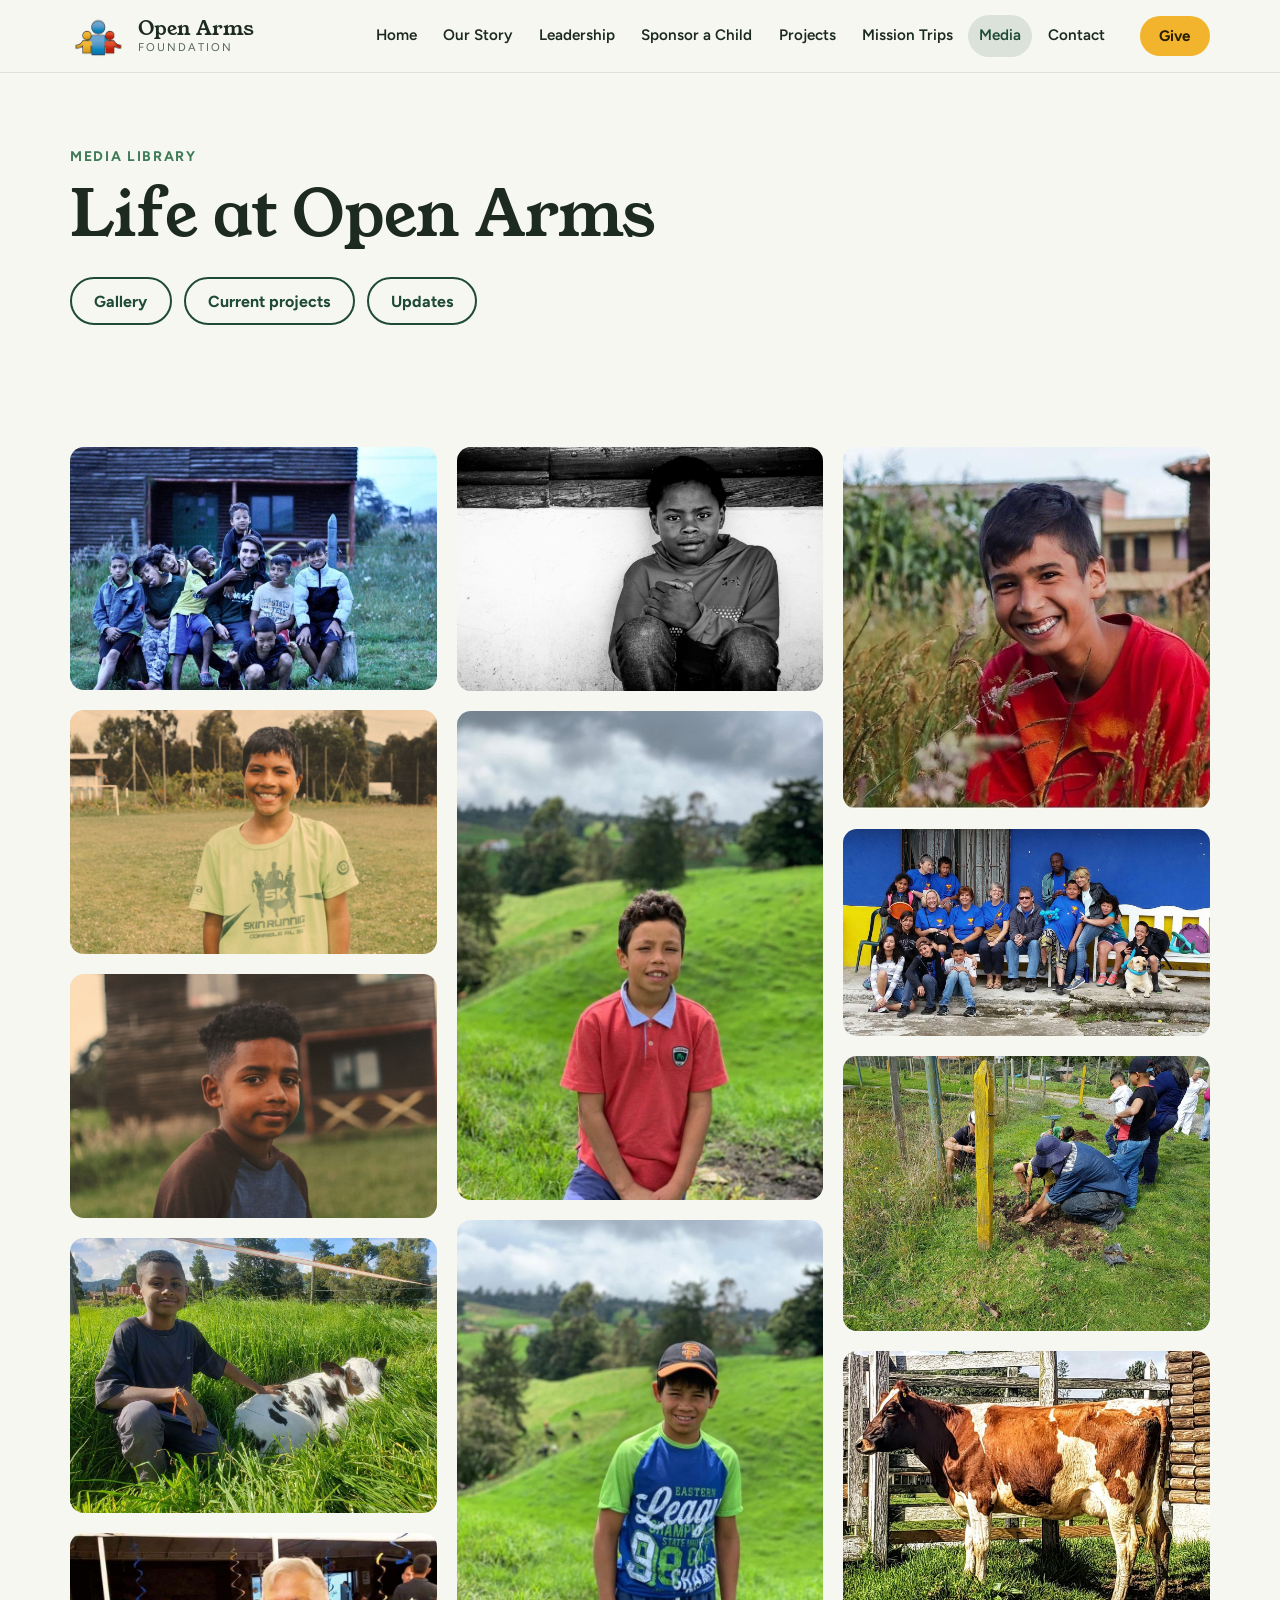
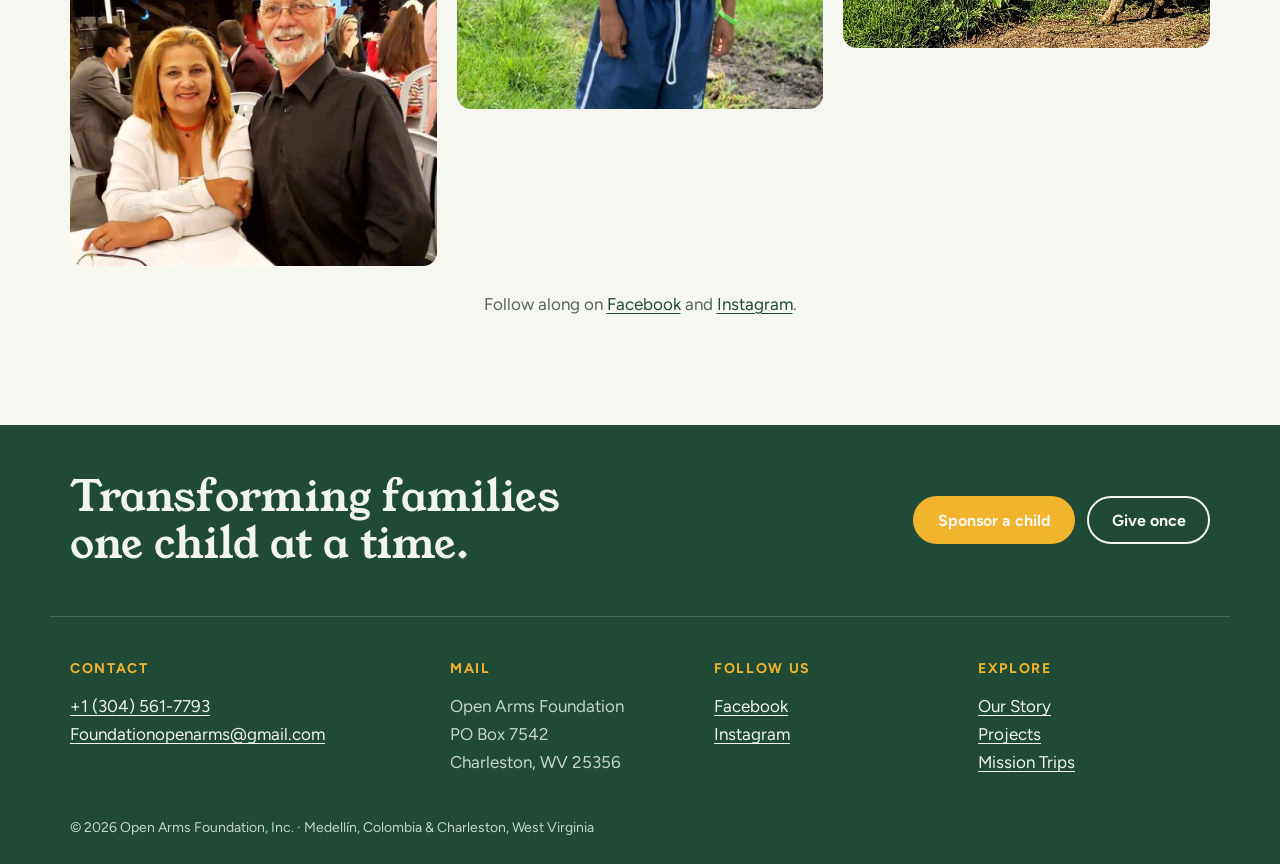
<file: open-arms-foundation/media.html>
<!doctype html>
<html lang="en">
<head>
<meta charset="utf-8">
<meta name="viewport" content="width=device-width, initial-scale=1, viewport-fit=cover">
<title>Media | Open Arms Foundation</title>
<meta name="description" content="Photos and updates from Open Arms Foundation in Medellín, Colombia.">
<meta property="og:title" content="Media | Open Arms Foundation">
<meta property="og:description" content="Photos and updates from Open Arms Foundation in Medellín, Colombia.">
<meta property="og:image" content="assets/images/5472091_1280x850.jpg">
<meta name="claude:viewport-fit-sides" content="cover">
<link rel="icon" href="assets/images/5472153_692x496.PNG">
<link rel="preconnect" href="https://fonts.googleapis.com">
<link rel="preconnect" href="https://fonts.gstatic.com" crossorigin>
<link rel="stylesheet" href="https://fonts.googleapis.com/css2?family=Figtree:wght@400;500;600;700&family=Young+Serif&display=swap">
<link rel="stylesheet" href="assets/site.css">
</head>
<body>
<a class="skip" href="#main">Skip to content</a>
<header class="site-header">
  <div class="wrap site-header__in">
    <a class="brand" href="index.html" aria-label="Open Arms Foundation home">
      <img src="assets/images/5472153_692x496.PNG" alt="" width="58" height="42">
      <span>Open Arms<small>Foundation</small></span>
    </a>
    <nav class="nav" id="site-nav" aria-label="Main">
      <ul><li><a href="index.html">Home</a></li>
<li><a href="our-story.html">Our Story</a></li>
<li><a href="leadership.html">Leadership</a></li>
<li><a href="child-sponsorship.html">Sponsor a Child</a></li>
<li><a href="projects.html">Projects</a></li>
<li><a href="mission-trips.html">Mission Trips</a></li>
<li><a href="media.html" aria-current="page">Media</a></li>
<li><a href="contact.html">Contact</a></li></ul>
    </nav>
    <div class="site-header__actions">
      <a class="btn btn--sun btn--sm" href="give.html">Give</a>
      <button class="nav-toggle" id="nav-toggle" type="button" aria-expanded="false" aria-controls="site-nav">
        <span class="sr">Menu</span><span class="bars" aria-hidden="true"></span>
      </button>
    </div>
  </div>
</header>
<main id="main">

<section class="page-head"><div class="wrap">
  <p class="eyebrow">Media library</p>
  <h1 class="display">Life at Open Arms</h1>
  <div class="btn-row">
    <a class="btn btn--line" href="https://www.openarmsfoundation.com/media/series/k52h8z6/gallery" rel="noopener">Gallery</a>
    <a class="btn btn--line" href="https://www.openarmsfoundation.com/media/series/wnznb66/current-projects" rel="noopener">Current projects</a>
    <a class="btn btn--line" href="https://www.openarmsfoundation.com/media/series/7hyvz82/updates" rel="noopener">Updates</a>
  </div>
</div></section>
<section class="section"><div class="wrap">
  <div class="masonry">
    <figure class="photo photo--soft"><div class="photo__frame" data-alt="Boys from the farm gathered outside a wooden cabin"><img src="assets/images/5472091_1280x850.jpg" alt="Boys from the farm gathered outside a wooden cabin" loading="lazy" decoding="async"></div></figure><figure class="photo photo--soft"><div class="photo__frame" data-alt="A smiling boy on the farm&rsquo;s soccer field"><img src="assets/images/6273699_6016x4000.JPG" alt="A smiling boy on the farm&rsquo;s soccer field" loading="lazy" decoding="async"></div></figure><figure class="photo photo--soft"><div class="photo__frame" data-alt="Portrait of a boy at the farm"><img src="assets/images/6273721_6016x4000.JPG" alt="Portrait of a boy at the farm" loading="lazy" decoding="async"></div></figure><figure class="photo photo--soft"><div class="photo__frame" data-alt="A boy sitting in tall grass beside a calf"><img src="assets/images/5527315_1280x960.jpg" alt="A boy sitting in tall grass beside a calf" loading="lazy" decoding="async"></div></figure><figure class="photo photo--soft"><div class="photo__frame" data-alt="William and Wanda Perrow"><img src="assets/images/5528966_960x872.jpg" alt="William and Wanda Perrow" loading="lazy" decoding="async"></div></figure><figure class="photo photo--soft"><div class="photo__frame" data-alt="Black-and-white portrait of a boy"><img src="assets/images/5522749_1280x853.jpg" alt="Black-and-white portrait of a boy" loading="lazy" decoding="async"></div></figure><figure class="photo photo--soft"><div class="photo__frame" data-alt="A boy in a red shirt on the green hills of the farm"><img src="assets/images/5522755_768x1024.jpg" alt="A boy in a red shirt on the green hills of the farm" loading="lazy" decoding="async"></div></figure><figure class="photo photo--soft"><div class="photo__frame" data-alt="A boy in a baseball cap on the farm&rsquo;s hillside"><img src="assets/images/5522775_768x1024.jpg" alt="A boy in a baseball cap on the farm&rsquo;s hillside" loading="lazy" decoding="async"></div></figure><figure class="photo photo--soft"><div class="photo__frame" data-alt="A boy smiling in a field of tall grass"><img src="assets/images/5630166_720x712.jpg" alt="A boy smiling in a field of tall grass" loading="lazy" decoding="async"></div></figure><figure class="photo photo--soft"><div class="photo__frame" data-alt="A mission team in matching blue shirts with the boys"><img src="assets/images/5519514_1920x1080.jpg" alt="A mission team in matching blue shirts with the boys" loading="lazy" decoding="async"></div></figure><figure class="photo photo--soft"><div class="photo__frame" data-alt="Volunteers digging fence posts in the pasture"><img src="assets/images/5519539_2048x1536.jpg" alt="Volunteers digging fence posts in the pasture" loading="lazy" decoding="async"></div></figure><figure class="photo photo--soft"><div class="photo__frame" data-alt="The farm&rsquo;s new brown and white milk cow"><img src="assets/images/5522396_2044x1656.jpg" alt="The farm&rsquo;s new brown and white milk cow" loading="lazy" decoding="async"></div></figure>
  </div>
  <p class="center-note">Follow along on <a href="https://www.facebook.com/openarmsfoundationincolombia" rel="noopener">Facebook</a> and <a href="https://www.instagram.com/foundationopenarms/" rel="noopener">Instagram</a>.</p>
</div></section>

</main>
<footer class="site-footer">
  <div class="wrap site-footer__cta">
    <p class="site-footer__line">Transforming families one child at a time.</p>
    <div class="btn-row">
      <a class="btn btn--sun" href="child-sponsorship.html">Sponsor a child</a>
      <a class="btn btn--ghost-light" href="give.html">Give once</a>
    </div>
  </div>
  <div class="wrap site-footer__grid">
    <div>
      <h2 class="eyebrow">Contact</h2>
      <p><a href="tel:+13045617793">+1 (304) 561-7793</a><br>
      <a href="mailto:Foundationopenarms@gmail.com">Foundationopenarms@gmail.com</a></p>
    </div>
    <div>
      <h2 class="eyebrow">Mail</h2>
      <address>Open Arms Foundation<br>PO Box 7542<br>Charleston, WV 25356</address>
    </div>
    <div>
      <h2 class="eyebrow">Follow us</h2>
      <p><a href="https://www.facebook.com/openarmsfoundationincolombia" rel="noopener">Facebook</a><br><a href="https://www.instagram.com/foundationopenarms/" rel="noopener">Instagram</a></p>
    </div>
    <div>
      <h2 class="eyebrow">Explore</h2>
      <p><a href="our-story.html">Our Story</a><br><a href="projects.html">Projects</a><br><a href="mission-trips.html">Mission Trips</a></p>
    </div>
  </div>
  <div class="wrap site-footer__base">
    <p>&copy; <span id="year">2026</span> Open Arms Foundation, Inc. &middot; Medell&iacute;n, Colombia &amp; Charleston, West Virginia</p>
  </div>
</footer>
<script src="assets/site.js"></script>
</body>
</html>
</file>
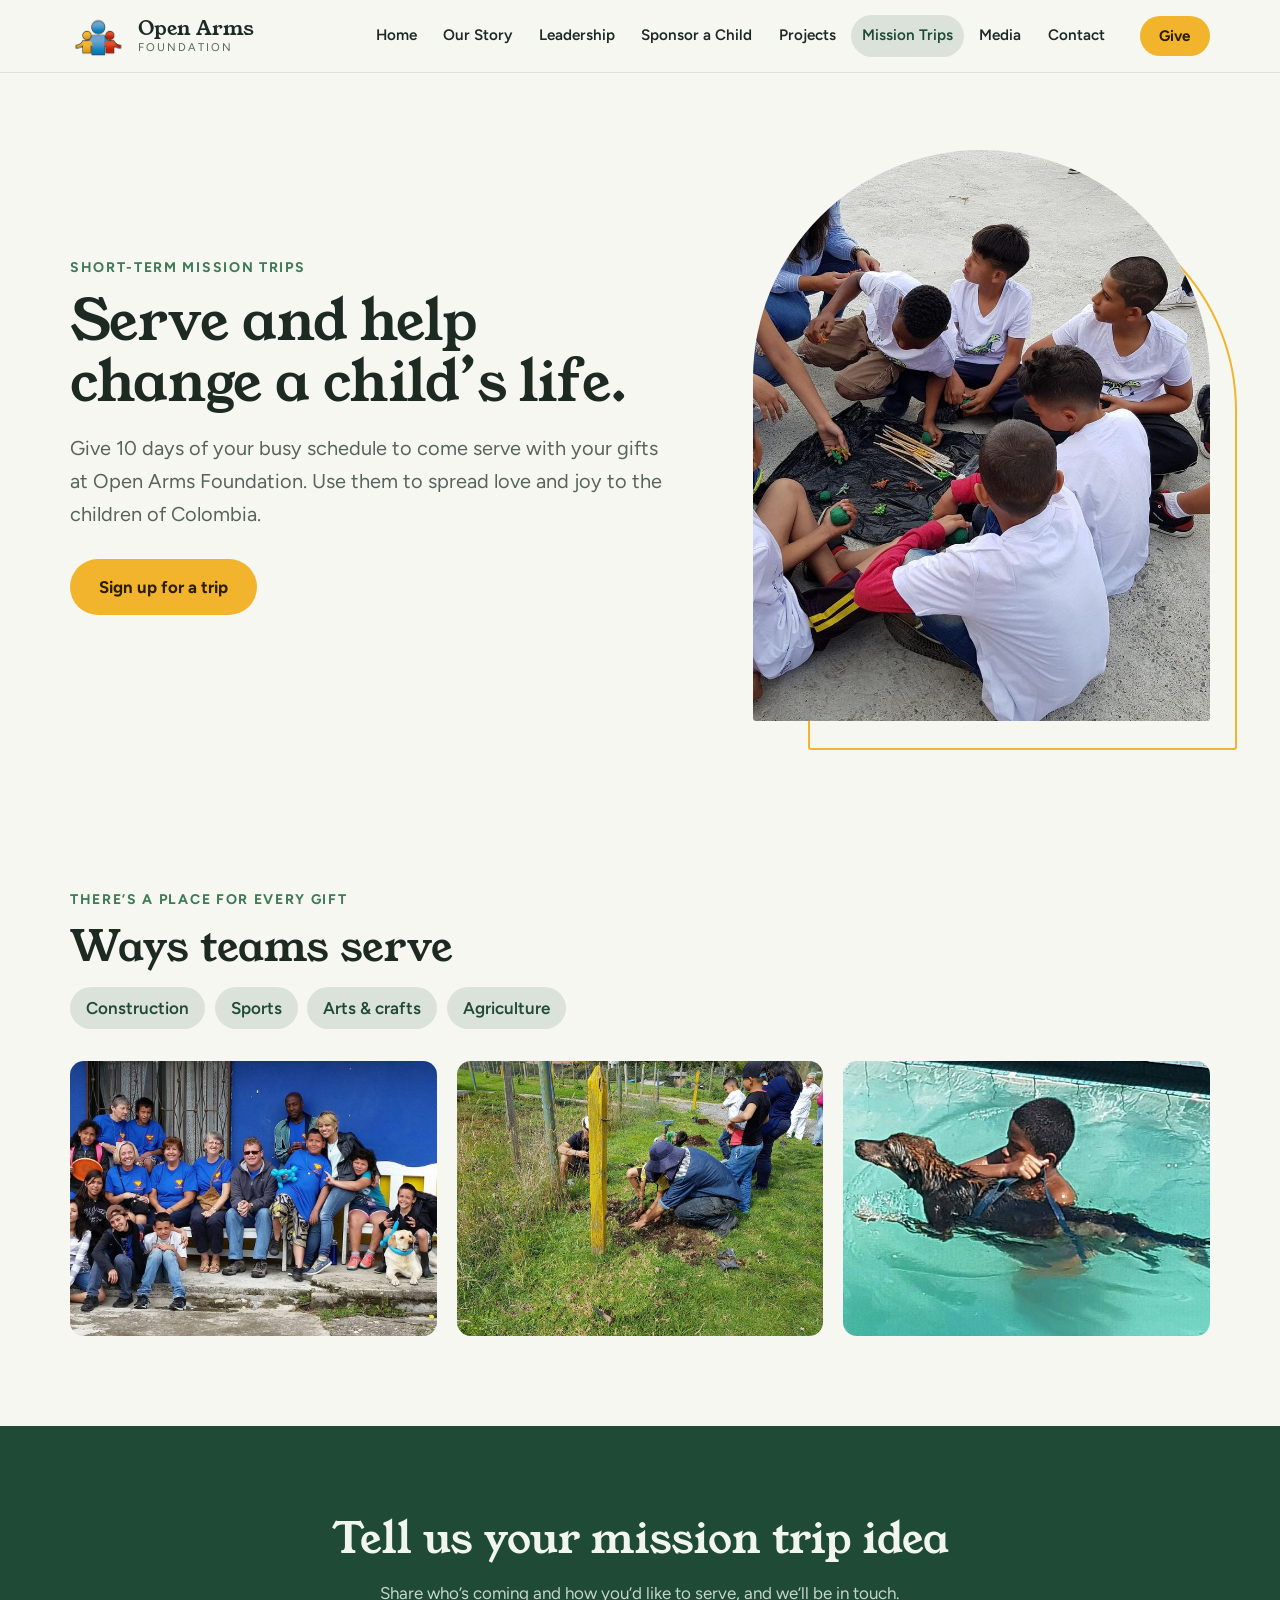
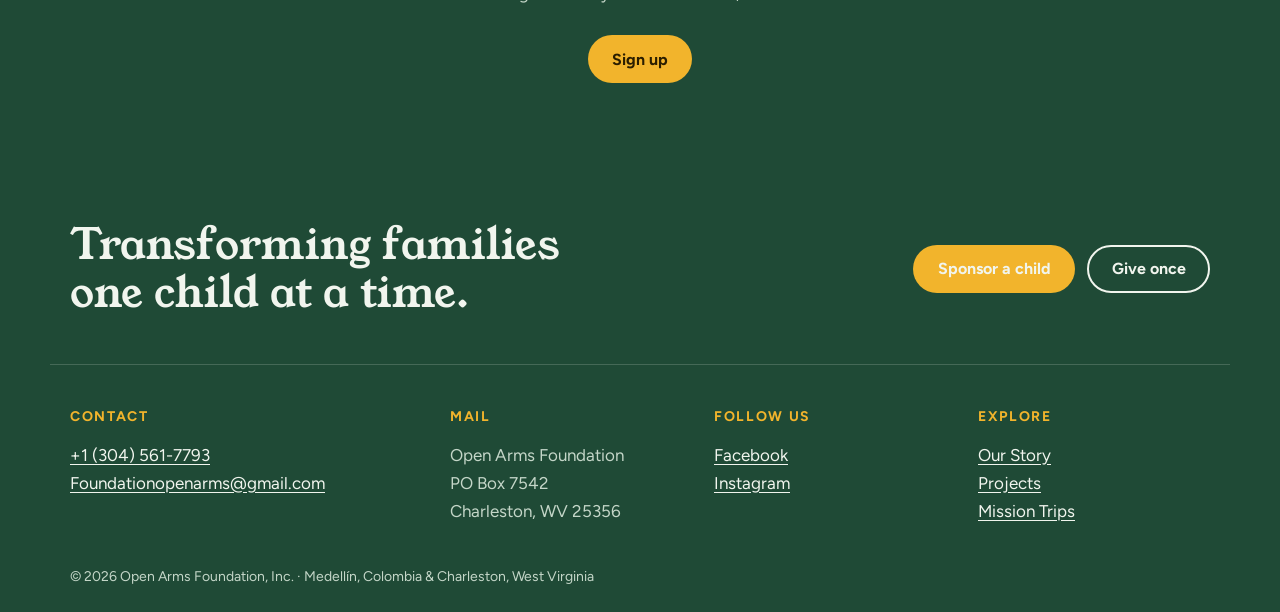
<file: open-arms-foundation/mission-trips.html>
<!doctype html>
<html lang="en">
<head>
<meta charset="utf-8">
<meta name="viewport" content="width=device-width, initial-scale=1, viewport-fit=cover">
<title>Short-Term Mission Trips | Open Arms Foundation</title>
<meta name="description" content="Serve the children of Colombia for 10 days on a short-term mission trip with Open Arms Foundation.">
<meta property="og:title" content="Short-Term Mission Trips | Open Arms Foundation">
<meta property="og:description" content="Serve the children of Colombia for 10 days on a short-term mission trip with Open Arms Foundation.">
<meta property="og:image" content="assets/images/5472091_1280x850.jpg">
<meta name="claude:viewport-fit-sides" content="cover">
<link rel="icon" href="assets/images/5472153_692x496.PNG">
<link rel="preconnect" href="https://fonts.googleapis.com">
<link rel="preconnect" href="https://fonts.gstatic.com" crossorigin>
<link rel="stylesheet" href="https://fonts.googleapis.com/css2?family=Figtree:wght@400;500;600;700&family=Young+Serif&display=swap">
<link rel="stylesheet" href="assets/site.css">
</head>
<body>
<a class="skip" href="#main">Skip to content</a>
<header class="site-header">
  <div class="wrap site-header__in">
    <a class="brand" href="index.html" aria-label="Open Arms Foundation home">
      <img src="assets/images/5472153_692x496.PNG" alt="" width="58" height="42">
      <span>Open Arms<small>Foundation</small></span>
    </a>
    <nav class="nav" id="site-nav" aria-label="Main">
      <ul><li><a href="index.html">Home</a></li>
<li><a href="our-story.html">Our Story</a></li>
<li><a href="leadership.html">Leadership</a></li>
<li><a href="child-sponsorship.html">Sponsor a Child</a></li>
<li><a href="projects.html">Projects</a></li>
<li><a href="mission-trips.html" aria-current="page">Mission Trips</a></li>
<li><a href="media.html">Media</a></li>
<li><a href="contact.html">Contact</a></li></ul>
    </nav>
    <div class="site-header__actions">
      <a class="btn btn--sun btn--sm" href="give.html">Give</a>
      <button class="nav-toggle" id="nav-toggle" type="button" aria-expanded="false" aria-controls="site-nav">
        <span class="sr">Menu</span><span class="bars" aria-hidden="true"></span>
      </button>
    </div>
  </div>
</header>
<main id="main">

<section class="hero hero--tight">
  <div class="wrap hero__in">
    <div class="hero__text">
      <p class="eyebrow">Short-term mission trips</p>
      <h1 class="display">Serve and help change a child&rsquo;s life.</h1>
      <p class="lede">Give 10 days of your busy schedule to come serve with your gifts at Open Arms Foundation. Use them to spread love and joy to the children of Colombia.</p>
      <div class="btn-row"><a class="btn btn--sun btn--lg" href="contact.html?topic=mission-trip">Sign up for a trip</a></div>
    </div>
    <div class="hero__media"><figure class="photo photo--arch"><div class="photo__frame" data-alt="Mission team members doing a craft with the boys"><img src="assets/images/5519494_2048x1536.jpg" alt="Mission team members doing a craft with the boys" loading="eager" decoding="async"></div></figure></div>
  </div>
</section>
<section class="section"><div class="wrap">
  <p class="eyebrow">There&rsquo;s a place for every gift</p>
  <h2 class="h2">Ways teams serve</h2>
  <ul class="chips">
    <li>Construction</li><li>Sports</li><li>Arts &amp; crafts</li><li>Agriculture</li>
  </ul>
  <div class="gallery gallery--3">
    <figure class="photo photo--soft"><div class="photo__frame" data-alt="A mission team in matching blue shirts with the boys"><img src="assets/images/5519514_1920x1080.jpg" alt="A mission team in matching blue shirts with the boys" loading="lazy" decoding="async"></div></figure>
    <figure class="photo photo--soft"><div class="photo__frame" data-alt="Volunteers digging fence posts in the pasture"><img src="assets/images/5519539_2048x1536.jpg" alt="Volunteers digging fence posts in the pasture" loading="lazy" decoding="async"></div></figure>
    <figure class="photo photo--soft"><div class="photo__frame" data-alt="A boy swimming with a dog in the pool"><img src="assets/images/5519544_769x493.jpg" alt="A boy swimming with a dog in the pool" loading="lazy" decoding="async"></div></figure>
  </div>
</div></section>
<section class="section band"><div class="wrap center-block">
  <h2 class="h2">Tell us your mission trip idea</h2>
  <p>Share who&rsquo;s coming and how you&rsquo;d like to serve, and we&rsquo;ll be in touch.</p>
  <div class="btn-row btn-row--center"><a class="btn btn--sun" href="contact.html?topic=mission-trip">Sign up</a></div>
</div></section>

</main>
<footer class="site-footer">
  <div class="wrap site-footer__cta">
    <p class="site-footer__line">Transforming families one child at a time.</p>
    <div class="btn-row">
      <a class="btn btn--sun" href="child-sponsorship.html">Sponsor a child</a>
      <a class="btn btn--ghost-light" href="give.html">Give once</a>
    </div>
  </div>
  <div class="wrap site-footer__grid">
    <div>
      <h2 class="eyebrow">Contact</h2>
      <p><a href="tel:+13045617793">+1 (304) 561-7793</a><br>
      <a href="mailto:Foundationopenarms@gmail.com">Foundationopenarms@gmail.com</a></p>
    </div>
    <div>
      <h2 class="eyebrow">Mail</h2>
      <address>Open Arms Foundation<br>PO Box 7542<br>Charleston, WV 25356</address>
    </div>
    <div>
      <h2 class="eyebrow">Follow us</h2>
      <p><a href="https://www.facebook.com/openarmsfoundationincolombia" rel="noopener">Facebook</a><br><a href="https://www.instagram.com/foundationopenarms/" rel="noopener">Instagram</a></p>
    </div>
    <div>
      <h2 class="eyebrow">Explore</h2>
      <p><a href="our-story.html">Our Story</a><br><a href="projects.html">Projects</a><br><a href="mission-trips.html">Mission Trips</a></p>
    </div>
  </div>
  <div class="wrap site-footer__base">
    <p>&copy; <span id="year">2026</span> Open Arms Foundation, Inc. &middot; Medell&iacute;n, Colombia &amp; Charleston, West Virginia</p>
  </div>
</footer>
<script src="assets/site.js"></script>
</body>
</html>
</file>
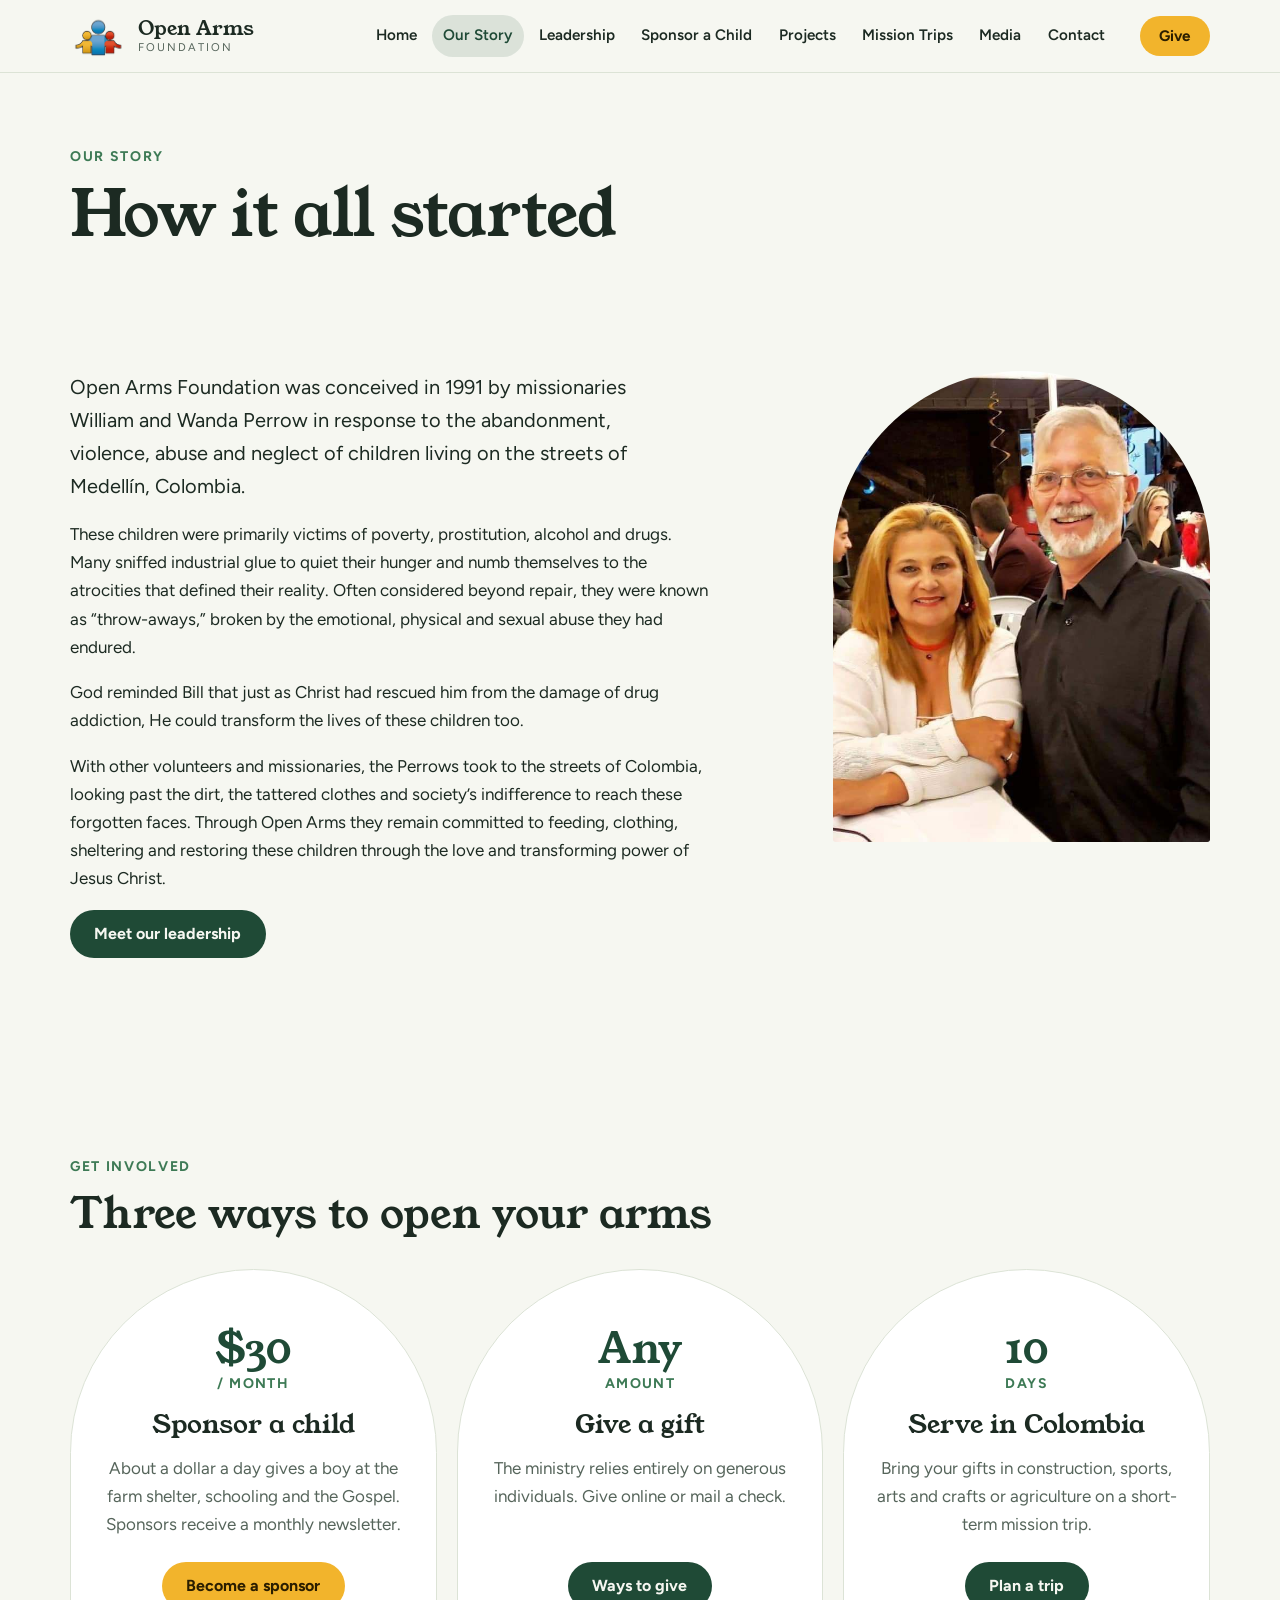
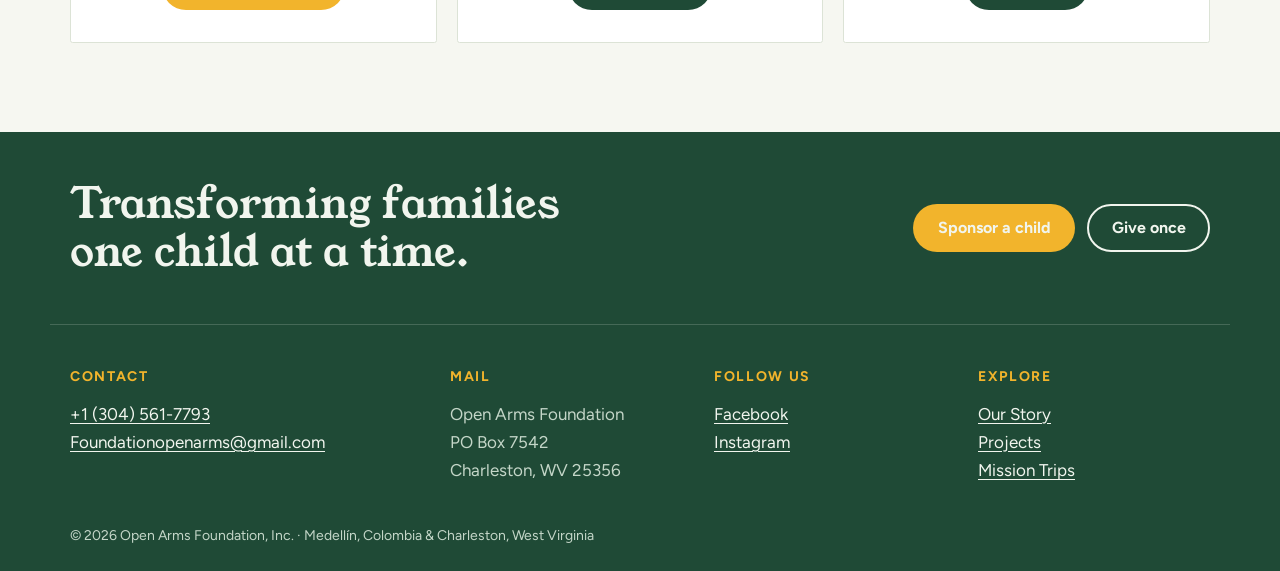
<file: open-arms-foundation/our-story.html>
<!doctype html>
<html lang="en">
<head>
<meta charset="utf-8">
<meta name="viewport" content="width=device-width, initial-scale=1, viewport-fit=cover">
<title>Our Story | Open Arms Foundation</title>
<meta name="description" content="How missionaries William and Wanda Perrow began Open Arms Foundation in 1991 on the streets of Medellín, Colombia.">
<meta property="og:title" content="Our Story | Open Arms Foundation">
<meta property="og:description" content="How missionaries William and Wanda Perrow began Open Arms Foundation in 1991 on the streets of Medellín, Colombia.">
<meta property="og:image" content="assets/images/5472091_1280x850.jpg">
<meta name="claude:viewport-fit-sides" content="cover">
<link rel="icon" href="assets/images/5472153_692x496.PNG">
<link rel="preconnect" href="https://fonts.googleapis.com">
<link rel="preconnect" href="https://fonts.gstatic.com" crossorigin>
<link rel="stylesheet" href="https://fonts.googleapis.com/css2?family=Figtree:wght@400;500;600;700&family=Young+Serif&display=swap">
<link rel="stylesheet" href="assets/site.css">
</head>
<body>
<a class="skip" href="#main">Skip to content</a>
<header class="site-header">
  <div class="wrap site-header__in">
    <a class="brand" href="index.html" aria-label="Open Arms Foundation home">
      <img src="assets/images/5472153_692x496.PNG" alt="" width="58" height="42">
      <span>Open Arms<small>Foundation</small></span>
    </a>
    <nav class="nav" id="site-nav" aria-label="Main">
      <ul><li><a href="index.html">Home</a></li>
<li><a href="our-story.html" aria-current="page">Our Story</a></li>
<li><a href="leadership.html">Leadership</a></li>
<li><a href="child-sponsorship.html">Sponsor a Child</a></li>
<li><a href="projects.html">Projects</a></li>
<li><a href="mission-trips.html">Mission Trips</a></li>
<li><a href="media.html">Media</a></li>
<li><a href="contact.html">Contact</a></li></ul>
    </nav>
    <div class="site-header__actions">
      <a class="btn btn--sun btn--sm" href="give.html">Give</a>
      <button class="nav-toggle" id="nav-toggle" type="button" aria-expanded="false" aria-controls="site-nav">
        <span class="sr">Menu</span><span class="bars" aria-hidden="true"></span>
      </button>
    </div>
  </div>
</header>
<main id="main">

<section class="page-head"><div class="wrap">
  <p class="eyebrow">Our story</p>
  <h1 class="display">How it all started</h1>
</div></section>
<section class="section story"><div class="wrap story__in">
  <div class="prose">
    <p class="lede">Open Arms Foundation was conceived in 1991 by missionaries William and Wanda Perrow in response to the abandonment, violence, abuse and neglect of children living on the streets of Medell&iacute;n, Colombia.</p>
    <p>These children were primarily victims of poverty, prostitution, alcohol and drugs. Many sniffed industrial glue to quiet their hunger and numb themselves to the atrocities that defined their reality. Often considered beyond repair, they were known as &ldquo;throw-aways,&rdquo; broken by the emotional, physical and sexual abuse they had endured.</p>
    <p>God reminded Bill that just as Christ had rescued him from the damage of drug addiction, He could transform the lives of these children too.</p>
    <p>With other volunteers and missionaries, the Perrows took to the streets of Colombia, looking past the dirt, the tattered clothes and society&rsquo;s indifference to reach these forgotten faces. Through Open Arms they remain committed to feeding, clothing, sheltering and restoring these children through the love and transforming power of Jesus Christ.</p>
    <p><a class="btn btn--forest" href="leadership.html">Meet our leadership</a></p>
  </div>
  <figure class="photo photo--arch"><div class="photo__frame" data-alt="William and Wanda Perrow"><img src="assets/images/5528966_960x872.jpg" alt="William and Wanda Perrow" loading="lazy" decoding="async"></div></figure>
</div></section>
<section class="section help" aria-labelledby="help-h">
  <div class="wrap">
    <p class="eyebrow">Get involved</p>
    <h2 id="help-h" class="h2">Three ways to open your arms</h2>
    <div class="help__grid">
      <article class="help__item">
        <p class="help__price"><span>$30</span> / month</p>
        <h3>Sponsor a child</h3>
        <p>About a dollar a day gives a boy at the farm shelter, schooling and the Gospel. Sponsors receive a monthly newsletter.</p>
        <a class="btn btn--sun" href="child-sponsorship.html">Become a sponsor</a>
      </article>
      <article class="help__item">
        <p class="help__price"><span>Any</span> amount</p>
        <h3>Give a gift</h3>
        <p>The ministry relies entirely on generous individuals. Give online or mail a check.</p>
        <a class="btn btn--forest" href="give.html">Ways to give</a>
      </article>
      <article class="help__item">
        <p class="help__price"><span>10</span> days</p>
        <h3>Serve in Colombia</h3>
        <p>Bring your gifts in construction, sports, arts and crafts or agriculture on a short-term mission trip.</p>
        <a class="btn btn--forest" href="mission-trips.html">Plan a trip</a>
      </article>
    </div>
  </div>
</section>

</main>
<footer class="site-footer">
  <div class="wrap site-footer__cta">
    <p class="site-footer__line">Transforming families one child at a time.</p>
    <div class="btn-row">
      <a class="btn btn--sun" href="child-sponsorship.html">Sponsor a child</a>
      <a class="btn btn--ghost-light" href="give.html">Give once</a>
    </div>
  </div>
  <div class="wrap site-footer__grid">
    <div>
      <h2 class="eyebrow">Contact</h2>
      <p><a href="tel:+13045617793">+1 (304) 561-7793</a><br>
      <a href="mailto:Foundationopenarms@gmail.com">Foundationopenarms@gmail.com</a></p>
    </div>
    <div>
      <h2 class="eyebrow">Mail</h2>
      <address>Open Arms Foundation<br>PO Box 7542<br>Charleston, WV 25356</address>
    </div>
    <div>
      <h2 class="eyebrow">Follow us</h2>
      <p><a href="https://www.facebook.com/openarmsfoundationincolombia" rel="noopener">Facebook</a><br><a href="https://www.instagram.com/foundationopenarms/" rel="noopener">Instagram</a></p>
    </div>
    <div>
      <h2 class="eyebrow">Explore</h2>
      <p><a href="our-story.html">Our Story</a><br><a href="projects.html">Projects</a><br><a href="mission-trips.html">Mission Trips</a></p>
    </div>
  </div>
  <div class="wrap site-footer__base">
    <p>&copy; <span id="year">2026</span> Open Arms Foundation, Inc. &middot; Medell&iacute;n, Colombia &amp; Charleston, West Virginia</p>
  </div>
</footer>
<script src="assets/site.js"></script>
</body>
</html>
</file>
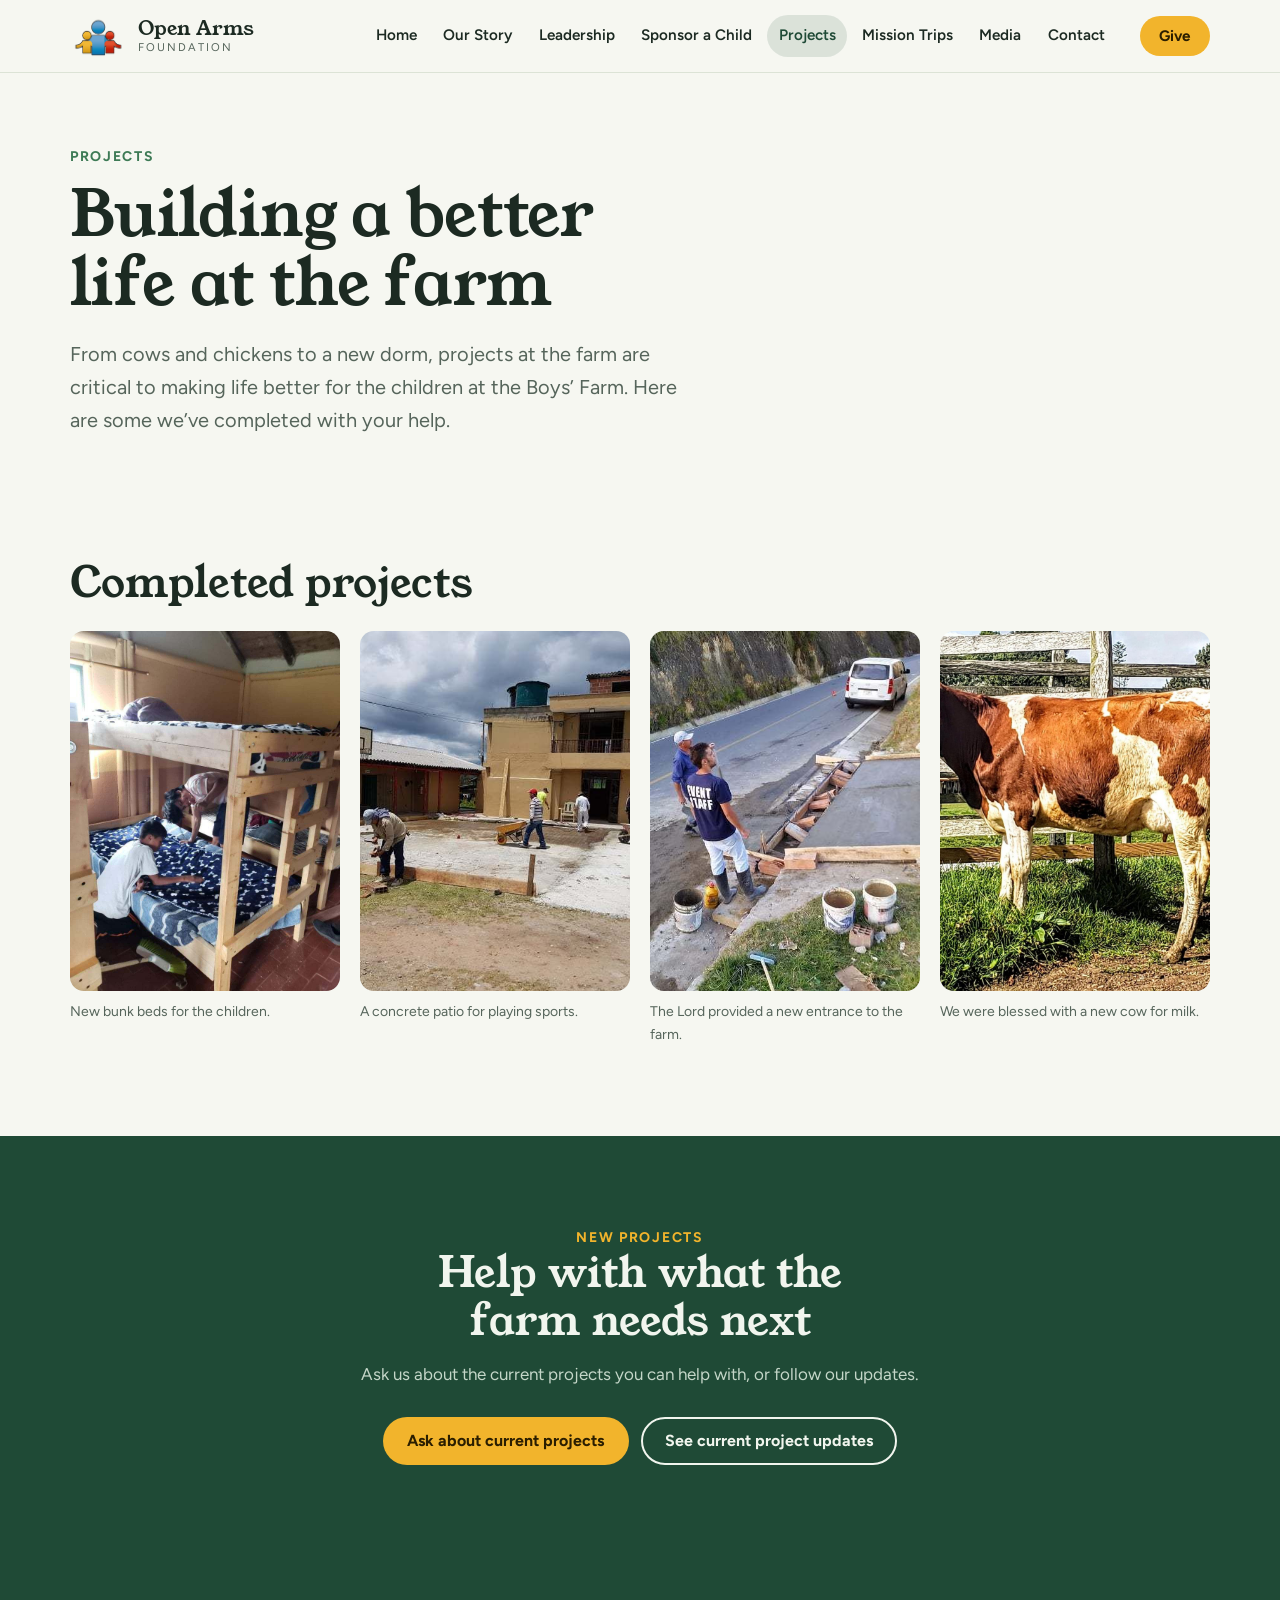
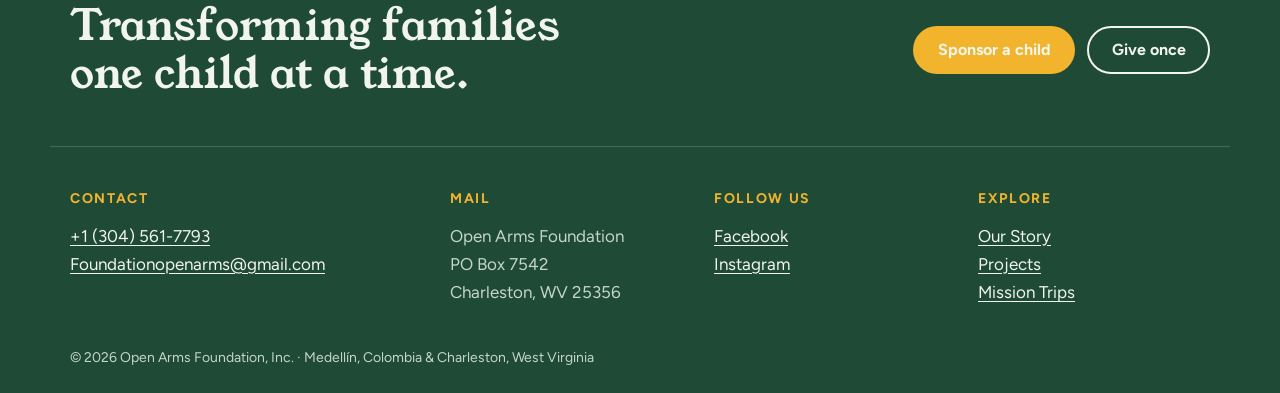
<file: open-arms-foundation/projects.html>
<!doctype html>
<html lang="en">
<head>
<meta charset="utf-8">
<meta name="viewport" content="width=device-width, initial-scale=1, viewport-fit=cover">
<title>Projects | Open Arms Foundation</title>
<meta name="description" content="Completed and current projects at the Open Arms Boys' Farm near Medellín, Colombia.">
<meta property="og:title" content="Projects | Open Arms Foundation">
<meta property="og:description" content="Completed and current projects at the Open Arms Boys' Farm near Medellín, Colombia.">
<meta property="og:image" content="assets/images/5472091_1280x850.jpg">
<meta name="claude:viewport-fit-sides" content="cover">
<link rel="icon" href="assets/images/5472153_692x496.PNG">
<link rel="preconnect" href="https://fonts.googleapis.com">
<link rel="preconnect" href="https://fonts.gstatic.com" crossorigin>
<link rel="stylesheet" href="https://fonts.googleapis.com/css2?family=Figtree:wght@400;500;600;700&family=Young+Serif&display=swap">
<link rel="stylesheet" href="assets/site.css">
</head>
<body>
<a class="skip" href="#main">Skip to content</a>
<header class="site-header">
  <div class="wrap site-header__in">
    <a class="brand" href="index.html" aria-label="Open Arms Foundation home">
      <img src="assets/images/5472153_692x496.PNG" alt="" width="58" height="42">
      <span>Open Arms<small>Foundation</small></span>
    </a>
    <nav class="nav" id="site-nav" aria-label="Main">
      <ul><li><a href="index.html">Home</a></li>
<li><a href="our-story.html">Our Story</a></li>
<li><a href="leadership.html">Leadership</a></li>
<li><a href="child-sponsorship.html">Sponsor a Child</a></li>
<li><a href="projects.html" aria-current="page">Projects</a></li>
<li><a href="mission-trips.html">Mission Trips</a></li>
<li><a href="media.html">Media</a></li>
<li><a href="contact.html">Contact</a></li></ul>
    </nav>
    <div class="site-header__actions">
      <a class="btn btn--sun btn--sm" href="give.html">Give</a>
      <button class="nav-toggle" id="nav-toggle" type="button" aria-expanded="false" aria-controls="site-nav">
        <span class="sr">Menu</span><span class="bars" aria-hidden="true"></span>
      </button>
    </div>
  </div>
</header>
<main id="main">

<section class="page-head"><div class="wrap">
  <p class="eyebrow">Projects</p>
  <h1 class="display">Building a better life at the farm</h1>
  <p class="lede">From cows and chickens to a new dorm, projects at the farm are critical to making life better for the children at the Boys&rsquo; Farm. Here are some we&rsquo;ve completed with your help.</p>
</div></section>
<section class="section"><div class="wrap">
  <h2 class="h2">Completed projects</h2>
  <div class="gallery gallery--4">
    <figure class="photo photo--soft"><div class="photo__frame" data-alt="A boy making up his new wooden bunk bed"><img src="assets/images/5522299_720x960.jpg" alt="A boy making up his new wooden bunk bed" loading="lazy" decoding="async"></div><figcaption>New bunk beds for the children.</figcaption></figure>
    <figure class="photo photo--soft"><div class="photo__frame" data-alt="Pouring the concrete sports patio beside the farm buildings"><img src="assets/images/5522304_756x567.jpg" alt="Pouring the concrete sports patio beside the farm buildings" loading="lazy" decoding="async"></div><figcaption>A concrete patio for playing sports.</figcaption></figure>
    <figure class="photo photo--soft"><div class="photo__frame" data-alt="Building the new entrance to the farm along the road"><img src="assets/images/5522379_431x765.jpg" alt="Building the new entrance to the farm along the road" loading="lazy" decoding="async"></div><figcaption>The Lord provided a new entrance to the farm.</figcaption></figure>
    <figure class="photo photo--soft"><div class="photo__frame" data-alt="The farm&rsquo;s new brown and white milk cow"><img src="assets/images/5522396_2044x1656.jpg" alt="The farm&rsquo;s new brown and white milk cow" loading="lazy" decoding="async"></div><figcaption>We were blessed with a new cow for milk.</figcaption></figure>
  </div>
</div></section>
<section class="section band"><div class="wrap center-block">
  <p class="eyebrow">New projects</p>
  <h2 class="h2">Help with what the farm needs next</h2>
  <p>Ask us about the current projects you can help with, or follow our updates.</p>
  <div class="btn-row btn-row--center">
    <a class="btn btn--sun" href="contact.html?topic=projects">Ask about current projects</a>
    <a class="btn btn--ghost-light" href="https://www.openarmsfoundation.com/media/series/wnznb66/current-projects" rel="noopener">See current project updates</a>
  </div>
</div></section>

</main>
<footer class="site-footer">
  <div class="wrap site-footer__cta">
    <p class="site-footer__line">Transforming families one child at a time.</p>
    <div class="btn-row">
      <a class="btn btn--sun" href="child-sponsorship.html">Sponsor a child</a>
      <a class="btn btn--ghost-light" href="give.html">Give once</a>
    </div>
  </div>
  <div class="wrap site-footer__grid">
    <div>
      <h2 class="eyebrow">Contact</h2>
      <p><a href="tel:+13045617793">+1 (304) 561-7793</a><br>
      <a href="mailto:Foundationopenarms@gmail.com">Foundationopenarms@gmail.com</a></p>
    </div>
    <div>
      <h2 class="eyebrow">Mail</h2>
      <address>Open Arms Foundation<br>PO Box 7542<br>Charleston, WV 25356</address>
    </div>
    <div>
      <h2 class="eyebrow">Follow us</h2>
      <p><a href="https://www.facebook.com/openarmsfoundationincolombia" rel="noopener">Facebook</a><br><a href="https://www.instagram.com/foundationopenarms/" rel="noopener">Instagram</a></p>
    </div>
    <div>
      <h2 class="eyebrow">Explore</h2>
      <p><a href="our-story.html">Our Story</a><br><a href="projects.html">Projects</a><br><a href="mission-trips.html">Mission Trips</a></p>
    </div>
  </div>
  <div class="wrap site-footer__base">
    <p>&copy; <span id="year">2026</span> Open Arms Foundation, Inc. &middot; Medell&iacute;n, Colombia &amp; Charleston, West Virginia</p>
  </div>
</footer>
<script src="assets/site.js"></script>
</body>
</html>
</file>
<file: open-arms-foundation/assets/site.css>
/* Layout: open, two-column editorial bands; photos framed as arches (open arms / Colombian colonial doorways). */
:root {
  --paper: #f6f7f1;
  --card: #ffffff;
  --ink: #1c2a22;
  --muted: #56655b;
  --line: #dce3d6;
  --forest: #1f4a36;
  --leaf: #3d7a55;
  --sun: #f2b42c;
  --sun-ink: #2b1e00;
  --band: #1f4a36;
  --band-ink: #f1f5ee;
  --band-muted: #c4d6c8;
  --shade: rgba(31, 74, 54, .12);

  --f-display: "Young Serif", Georgia, "Times New Roman", serif;
  --f-body: "Figtree", system-ui, -apple-system, "Segoe UI", Roboto, sans-serif;

  --step--1: .875rem;
  --step-0: 1.0625rem;
  --step-1: 1.25rem;
  --step-2: 1.6rem;
  --step-3: clamp(1.9rem, 1.4rem + 2vw, 2.6rem);
  --step-4: clamp(2.4rem, 1.6rem + 3.6vw, 4rem);

  --radius: 14px;
  --wrap: 1180px;
  color-scheme: light;
}
@media (prefers-color-scheme: dark) {
  :root:not([data-theme="light"]) {
    --paper: #111914; --card: #17221b; --ink: #e8eee6; --muted: #a2b2a6; --line: #2a372f;
    --forest: #9fd3b1; --leaf: #82c39a; --sun: #f4c04e; --sun-ink: #241900;
    --band: #173527; --band-ink: #eef4ec; --band-muted: #b2c7b8; --shade: rgba(0, 0, 0, .35);
    color-scheme: dark;
  }
}
:root[data-theme="dark"] {
  --paper: #111914; --card: #17221b; --ink: #e8eee6; --muted: #a2b2a6; --line: #2a372f;
  --forest: #9fd3b1; --leaf: #82c39a; --sun: #f4c04e; --sun-ink: #241900;
  --band: #173527; --band-ink: #eef4ec; --band-muted: #b2c7b8; --shade: rgba(0, 0, 0, .35);
  color-scheme: dark;
}

*, *::before, *::after { box-sizing: border-box; }
html { scroll-behavior: smooth; -webkit-text-size-adjust: 100%; }
body {
  margin: 0; background: var(--paper); color: var(--ink);
  font-family: var(--f-body); font-size: var(--step-0); line-height: 1.65;
}
body::before {
  content: ""; position: fixed; inset: 0 0 auto; height: env(safe-area-inset-top, 0px);
  z-index: 60; background: var(--paper);
}
img { max-width: 100%; display: block; }
a { color: var(--forest); text-underline-offset: .2em; }
a:hover { color: var(--leaf); }
:focus-visible { outline: 3px solid var(--sun); outline-offset: 3px; border-radius: 4px; }
address { font-style: normal; }
.sr { position: absolute; width: 1px; height: 1px; overflow: hidden; clip: rect(0 0 0 0); white-space: nowrap; }
.skip { position: absolute; left: -999px; top: 8px; background: var(--sun); color: var(--sun-ink); padding: .5rem 1rem; z-index: 100; }
.skip:focus { left: 8px; }

.wrap {
  width: 100%; max-width: var(--wrap); margin-inline: auto;
  padding-left: max(20px, env(safe-area-inset-left, 0px));
  padding-right: max(20px, env(safe-area-inset-right, 0px));
}

/* Type */
.display {
  font-family: var(--f-display); font-weight: 400; font-size: var(--step-4);
  line-height: 1.08; letter-spacing: -.01em; margin: 0; text-wrap: balance;
}
.h2 { font-family: var(--f-display); font-weight: 400; font-size: var(--step-3); line-height: 1.15; margin: 0 0 1rem; text-wrap: balance; }
.h3 { font-family: var(--f-display); font-weight: 400; font-size: var(--step-2); line-height: 1.2; margin: 0 0 .5rem; }
.eyebrow {
  font-size: var(--step--1); font-weight: 700; letter-spacing: .12em; text-transform: uppercase;
  color: var(--leaf); margin: 0 0 .75rem;
}
.lede { font-size: var(--step-1); color: var(--muted); max-width: 38rem; margin: 1.25rem 0 0; }
.prose { max-width: 40rem; }
.prose p { margin: 0 0 1.1rem; }
.prose .lede { color: var(--ink); margin-top: 0; }

/* Buttons */
.btn {
  display: inline-flex; align-items: center; justify-content: center; gap: .5rem;
  min-height: 48px; padding: .7rem 1.4rem; border-radius: 999px; border: 2px solid transparent;
  font: 700 1rem/1.2 var(--f-body); text-decoration: none; cursor: pointer;
  transition: transform .15s ease, background-color .15s ease, color .15s ease;
}
.btn:hover { transform: translateY(-1px); }
.btn--sm { min-height: 40px; padding: .45rem 1.1rem; font-size: .95rem; }
.btn--lg { min-height: 56px; padding: .9rem 1.7rem; font-size: 1.05rem; }
.btn--sun { background: var(--sun); color: var(--sun-ink); }
.btn--sun:hover { color: var(--sun-ink); background: color-mix(in srgb, var(--sun) 85%, white); }
.btn--forest { background: var(--forest); color: var(--paper); }
.btn--forest:hover { color: var(--paper); background: var(--leaf); }
.btn--line { border-color: var(--forest); color: var(--forest); background: transparent; }
.btn--line:hover { background: var(--forest); color: var(--paper); }
.btn--ghost-light { border-color: var(--band-ink); color: var(--band-ink); background: transparent; }
.btn--ghost-light:hover { background: var(--band-ink); color: var(--band); }
.btn-row { display: flex; flex-wrap: wrap; gap: .75rem; margin-top: 1.75rem; }
.btn-row--center { justify-content: center; }
.link-arrow { font-weight: 700; text-decoration: none; }
.link-arrow::after { content: " \2192"; }

/* Header */
.site-header {
  position: sticky; top: env(safe-area-inset-top, 0px); z-index: 50;
  background: color-mix(in srgb, var(--paper) 92%, transparent);
  backdrop-filter: saturate(1.4) blur(10px); border-bottom: 1px solid var(--line);
}
.site-header__in { display: flex; align-items: center; gap: 1.5rem; min-height: 72px; }
.brand { display: flex; align-items: center; gap: .6rem; text-decoration: none; color: var(--ink); margin-right: auto; }
.brand img { width: 58px; height: auto; }
.brand span { font-family: var(--f-display); font-size: 1.25rem; line-height: 1; display: flex; flex-direction: column; }
.brand small { font-family: var(--f-body); font-size: .7rem; letter-spacing: .18em; text-transform: uppercase; color: var(--muted); margin-top: .25rem; }
.nav ul { list-style: none; margin: 0; padding: 0; display: flex; gap: .25rem; }
.nav a {
  display: block; padding: .5rem .7rem; border-radius: 999px; text-decoration: none;
  color: var(--ink); font-weight: 600; font-size: .95rem; white-space: nowrap;
}
.nav a:hover { background: var(--shade); color: var(--ink); }
.nav a[aria-current="page"] { color: var(--forest); background: var(--shade); }
.site-header__actions { display: flex; align-items: center; gap: .5rem; }
.nav-toggle { display: none; width: 44px; height: 44px; border: 0; border-radius: 999px; background: transparent; color: var(--ink); cursor: pointer; }
.bars, .bars::before, .bars::after { display: block; width: 22px; height: 2px; background: currentColor; margin-inline: auto; position: relative; transition: transform .2s ease; }
.bars::before, .bars::after { content: ""; position: absolute; left: 0; }
.bars::before { top: -7px; } .bars::after { top: 7px; }
.nav-toggle[aria-expanded="true"] .bars { background: transparent; }
.nav-toggle[aria-expanded="true"] .bars::before { transform: translateY(7px) rotate(45deg); }
.nav-toggle[aria-expanded="true"] .bars::after { transform: translateY(-7px) rotate(-45deg); }
.nav-toggle .bars { background: currentColor; }
.nav-toggle[aria-expanded="true"] .bars { background: transparent; }

@media (max-width: 1080px) {
  .nav-toggle { display: inline-block; }
  .nav { position: absolute; inset: 100% 0 auto; background: var(--paper); border-bottom: 1px solid var(--line); display: none; }
  .nav.is-open { display: block; }
  .nav ul { flex-direction: column; padding: .75rem max(20px, env(safe-area-inset-right, 0px)) 1.25rem max(20px, env(safe-area-inset-left, 0px)); }
  .nav a { padding: .8rem .9rem; font-size: 1.05rem; }
}

/* Photos */
.photo { margin: 0; }
.photo__frame {
  position: relative; overflow: hidden; background: var(--shade);
  max-width: 100%;
}
.photo__frame img { width: 100%; height: 100%; object-fit: cover; }
.photo--arch .photo__frame { border-radius: 999px 999px var(--radius) var(--radius); aspect-ratio: 4 / 5; }
.photo--soft .photo__frame { border-radius: var(--radius); aspect-ratio: 4 / 3; }
.photo--circle .photo__frame { border-radius: 50%; aspect-ratio: 1; }
.photo figcaption { font-size: var(--step--1); color: var(--muted); margin-top: .6rem; }
/* Shown only if a photo fails to load */
.photo__frame.is-missing img { visibility: hidden; }
.photo__frame.is-missing::after {
  content: attr(data-alt); position: absolute; inset: 0; display: grid; place-items: center;
  padding: 1rem; text-align: center; color: var(--muted); font-size: var(--step--1);
  background: repeating-linear-gradient(135deg, var(--shade) 0 12px, transparent 12px 24px);
}

/* Hero */
.hero { padding-block: clamp(2.5rem, 6vw, 5rem); }
.hero__in { display: grid; grid-template-columns: 1.15fr .85fr; gap: clamp(2rem, 5vw, 4.5rem); align-items: center; }
.hero__text { min-width: 0; }
.hero__media { position: relative; }
.hero__media::before {
  content: ""; position: absolute; inset: 8% -6% -5% 12%; border-radius: 999px 999px var(--radius) var(--radius);
  border: 2px solid var(--sun); z-index: -1;
}
.hero__media { isolation: isolate; }
.hero--tight .display { font-size: clamp(2.2rem, 1.5rem + 3vw, 3.5rem); }

/* Scripture */
.verse { padding-block: clamp(2.5rem, 5vw, 4rem); background: var(--band); color: var(--band-ink); }
.verse blockquote { margin: 0 auto; max-width: 52rem; text-align: center; }
.verse p { font-family: var(--f-display); font-size: clamp(1.4rem, 1rem + 1.8vw, 2.2rem); line-height: 1.35; margin: 0; text-wrap: balance; }
.verse p::before { content: "\201C"; } .verse p::after { content: "\201D"; }
.verse cite, .cite-line { display: block; margin-top: 1rem; font-style: normal; font-weight: 700; letter-spacing: .12em; text-transform: uppercase; font-size: var(--step--1); color: var(--sun); }
.cite-line { color: var(--leaf); }
.inline-verse { margin: 1.5rem 0 0; padding: 1.25rem 1.5rem; border-left: 4px solid var(--sun); background: var(--card); border-radius: 0 var(--radius) var(--radius) 0; }
.inline-verse p { margin: 0; font-family: var(--f-display); font-size: var(--step-1); line-height: 1.45; }
.inline-verse cite { display: block; margin-top: .75rem; font-style: normal; font-weight: 700; font-size: var(--step--1); letter-spacing: .1em; text-transform: uppercase; color: var(--leaf); }

/* Sections */
.section { padding-block: clamp(3rem, 7vw, 6rem); }
.band { background: var(--band); color: var(--band-ink); }
.band .eyebrow { color: var(--sun); }
.band a:not(.btn) { color: var(--band-ink); }
.band p { color: var(--band-muted); }
.band .h2 { color: var(--band-ink); }
.split__in { display: grid; grid-template-columns: 1fr 1fr; gap: clamp(2rem, 5vw, 5rem); align-items: center; }
.split__in--rev > :first-child { order: 0; }
.split__text { min-width: 0; }
.split__text p { margin: 0 0 1rem; max-width: 36rem; }
.stack { display: grid; grid-template-columns: 1fr 1fr; gap: 1rem; align-items: end; }
.stack .photo--soft .photo__frame { aspect-ratio: 3 / 4; }
.mv { margin: 1.5rem 0 0; display: grid; gap: 1.5rem; }
.mv dt { font-weight: 700; color: var(--forest); text-transform: uppercase; letter-spacing: .1em; font-size: var(--step--1); }
.mv dd { margin: .35rem 0 0; font-size: var(--step-1); line-height: 1.5; }
.facts { list-style: none; padding: 0; margin: 2rem 0 0; display: flex; flex-wrap: wrap; gap: 1rem 2.5rem; }
.facts li { display: flex; flex-direction: column; }
.facts strong { font-family: var(--f-display); font-weight: 400; font-size: 2.2rem; line-height: 1; color: var(--sun); font-variant-numeric: tabular-nums; }
.facts span { font-size: var(--step--1); color: var(--band-muted); margin-top: .35rem; }

/* Ways to help */
.help__grid { display: grid; grid-template-columns: repeat(3, 1fr); gap: 1.25rem; margin-top: 2rem; }
.help__item {
  display: flex; flex-direction: column; gap: .5rem; padding: 2rem 1.75rem;
  background: var(--card); border: 1px solid var(--line); border-radius: 999px 999px var(--radius) var(--radius);
  padding-top: 3.5rem; text-align: center; align-items: center;
}
.help__item p { margin: 0; color: var(--muted); flex: 1; }
.help__item h3 { font-family: var(--f-display); font-weight: 400; font-size: var(--step-2); margin: 0; }
.help__item .help__price { flex: 0; color: var(--leaf); font-weight: 700; font-size: var(--step--1); text-transform: uppercase; letter-spacing: .1em; }
.help__price span { display: block; font-family: var(--f-display); font-size: 2.6rem; font-weight: 400; color: var(--forest); letter-spacing: 0; text-transform: none; line-height: 1.1; }
.help__item .btn { margin-top: 1rem; }

/* Page head */
.page-head { padding-block: clamp(2.5rem, 6vw, 4.5rem) clamp(1rem, 3vw, 2rem); }
.page-head .display { max-width: 18ch; }
.story__in { display: grid; grid-template-columns: 1.3fr .7fr; gap: clamp(2rem, 5vw, 4.5rem); align-items: start; }
.story__in > .photo { position: sticky; top: 100px; }

/* Leadership */
.leaders { display: grid; gap: 3rem; }
.leader { display: grid; grid-template-columns: 220px 1fr; gap: 2.5rem; align-items: center; padding-bottom: 3rem; border-bottom: 1px solid var(--line); }
.leader:last-child { border-bottom: 0; padding-bottom: 0; }
.leader > div { min-width: 0; max-width: 40rem; }
.leader p { margin: 0 0 1rem; }
.leader__role { color: var(--leaf); font-weight: 700; font-size: var(--step--1); text-transform: uppercase; letter-spacing: .1em; }

/* Sponsorship */
.provides { display: grid; grid-template-columns: repeat(3, 1fr); gap: 2rem; margin-top: 2rem; }
.provides article { min-width: 0; }
.provides .photo { margin-bottom: 1.25rem; }
.provides p { margin: 0; color: var(--muted); }
.steps { margin: 1rem 0 0; padding-left: 1.25rem; display: grid; gap: .9rem; }
.steps li { color: var(--band-muted); padding-left: .25rem; }
.steps li::marker { color: var(--sun); font-family: var(--f-display); }
.steps strong { color: var(--band-ink); }

/* Galleries */
.gallery { display: grid; gap: 1.25rem; margin-top: 1.5rem; }
.gallery--4 { grid-template-columns: repeat(4, 1fr); }
.gallery--3 { grid-template-columns: repeat(3, 1fr); }
.gallery--4 .photo__frame { aspect-ratio: 3 / 4; }
.masonry { columns: 3 260px; column-gap: 1.25rem; }
.masonry .photo { break-inside: avoid; margin-bottom: 1.25rem; }
.masonry .photo__frame { aspect-ratio: auto; min-height: 160px; }
.masonry .photo__frame img { height: auto; }
.chips { list-style: none; padding: 0; margin: 0 0 2rem; display: flex; flex-wrap: wrap; gap: .6rem; }
.chips li { padding: .45rem 1rem; border-radius: 999px; background: var(--shade); color: var(--forest); font-weight: 600; }
.center-block { text-align: center; max-width: 44rem; }
.center-block p { margin: 0 auto; }
.center-note { text-align: center; color: var(--muted); margin-top: 1.5rem; }

/* Give */
.give { display: grid; grid-template-columns: 1fr 1fr; gap: clamp(2rem, 5vw, 4rem); align-items: start; }
.give__ways { display: grid; gap: 1rem; min-width: 0; }
.way { padding: 1.5rem 1.75rem; border: 1px solid var(--line); border-radius: var(--radius); background: var(--card); }
.way p { margin: 0 0 .75rem; color: var(--muted); }
.way--primary { border: 2px solid var(--sun); }
.way .btn { margin-top: .25rem; }

/* Contact */
.contact { display: grid; grid-template-columns: 1.3fr .7fr; gap: clamp(2rem, 5vw, 4rem); align-items: start; }
.form { display: grid; gap: 1.1rem; min-width: 0; }
.form__row { display: grid; grid-template-columns: 1fr 1fr; gap: 1rem; }
.form label { display: grid; gap: .4rem; font-weight: 600; font-size: .95rem; }
.form input, .form select, .form textarea {
  font: inherit; font-weight: 400; color: var(--ink); background: var(--card);
  border: 1.5px solid var(--line); border-radius: 10px; padding: .75rem .9rem; width: 100%; min-height: 48px;
}
.form input:focus, .form select:focus, .form textarea:focus { outline: none; border-color: var(--forest); box-shadow: 0 0 0 3px var(--shade); }
.form [aria-invalid="true"] { border-color: #c2410c; }
.form .btn { justify-self: start; }
.form__status { margin: 0; color: var(--muted); min-height: 1.5em; }
.contact__info { display: grid; gap: 1.5rem; padding: 1.75rem; border-radius: var(--radius); background: var(--card); border: 1px solid var(--line); min-width: 0; }
.contact__info p, .contact__info address { margin: 0; overflow-wrap: anywhere; }
.contact__info .eyebrow { margin-bottom: .3rem; }
.big { font-size: var(--step-1); font-weight: 600; }

/* Footer */
.site-footer { background: var(--band); color: var(--band-ink); padding-block: 0 1.5rem; }
.site-footer a { color: var(--band-ink); }
.site-footer__cta { display: flex; flex-wrap: wrap; align-items: center; justify-content: space-between; gap: 1.5rem; padding-block: 3rem; border-bottom: 1px solid color-mix(in srgb, var(--band-ink) 18%, transparent); }
.site-footer__cta .btn-row { margin: 0; }
.site-footer__line { font-family: var(--f-display); font-size: var(--step-3); line-height: 1.15; margin: 0; max-width: 20ch; }
.site-footer__grid { display: grid; grid-template-columns: 1.5fr 1fr 1fr 1fr; gap: 2rem; padding-block: 2.5rem; }
.site-footer__grid > div { min-width: 0; }
.site-footer__grid p, .site-footer__grid address { margin: 0; color: var(--band-muted); overflow-wrap: anywhere; }
.site-footer .eyebrow { color: var(--sun); }
.site-footer__base p { margin: 0; font-size: var(--step--1); color: var(--band-muted); }

/* Responsive */
@media (max-width: 900px) {
  .hero__in, .split__in, .story__in, .give, .contact { grid-template-columns: 1fr; }
  .hero__media { max-width: 420px; }
  .story__in > .photo { position: static; max-width: 420px; }
  .help__grid, .provides { grid-template-columns: 1fr; }
  .help__item { border-radius: var(--radius); padding-top: 2rem; }
  .gallery--4 { grid-template-columns: repeat(2, 1fr); }
  .gallery--3 { grid-template-columns: 1fr 1fr; }
  .site-footer__grid { grid-template-columns: 1fr 1fr; }
  .leader { grid-template-columns: 140px 1fr; gap: 1.5rem; }
}
@media (max-width: 560px) {
  .leader { grid-template-columns: 1fr; }
  .leader .photo { max-width: 160px; }
  .form__row { grid-template-columns: 1fr; }
  .gallery--3 { grid-template-columns: 1fr; }
  .brand span { font-size: 1.05rem; }
  .brand img { width: 46px; }
  .btn--lg { width: 100%; }
}
@media (prefers-reduced-motion: reduce) {
  html { scroll-behavior: auto; }
  .btn, .bars, .bars::before, .bars::after { transition: none; }
  .btn:hover { transform: none; }
}
.hero { overflow-x: clip; }
.band .photo__frame { background: color-mix(in srgb, var(--band-ink) 12%, transparent); }
.band .photo__frame.is-missing::after { color: var(--band-muted); }
</file>
